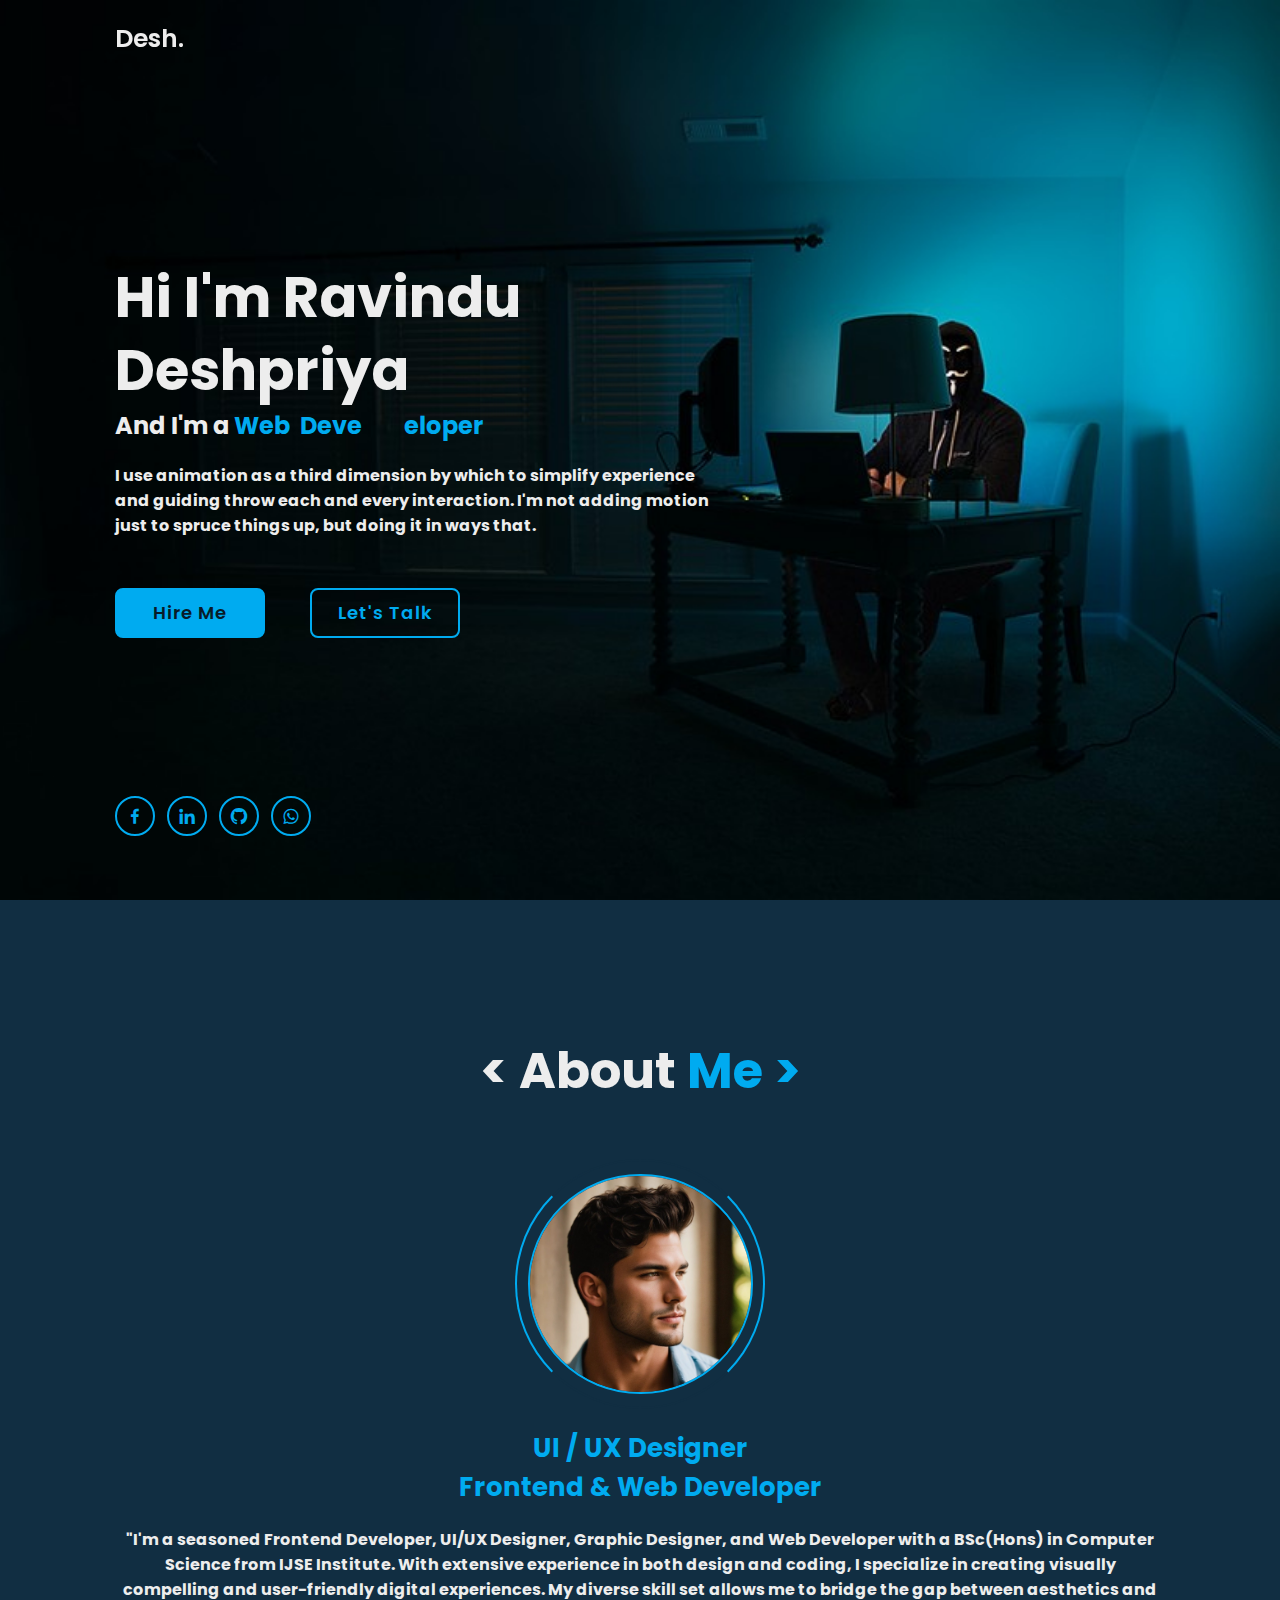
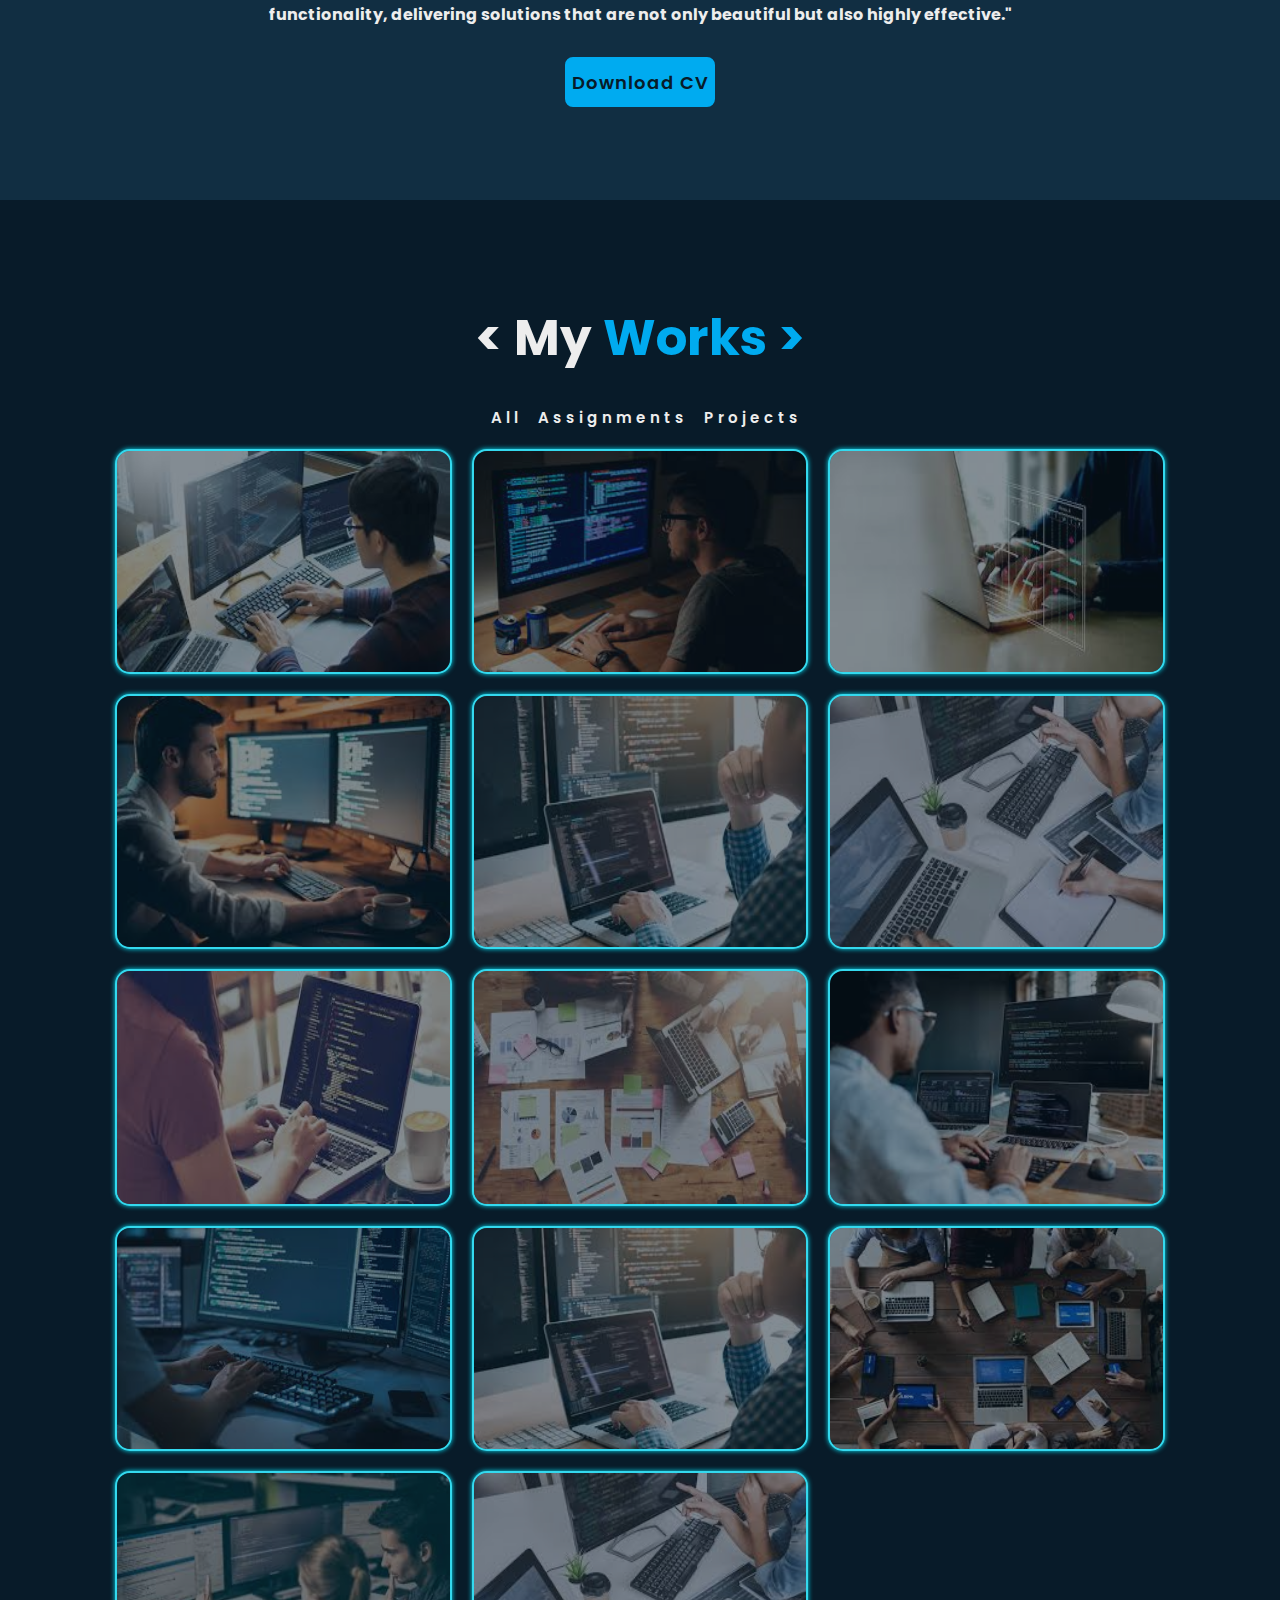
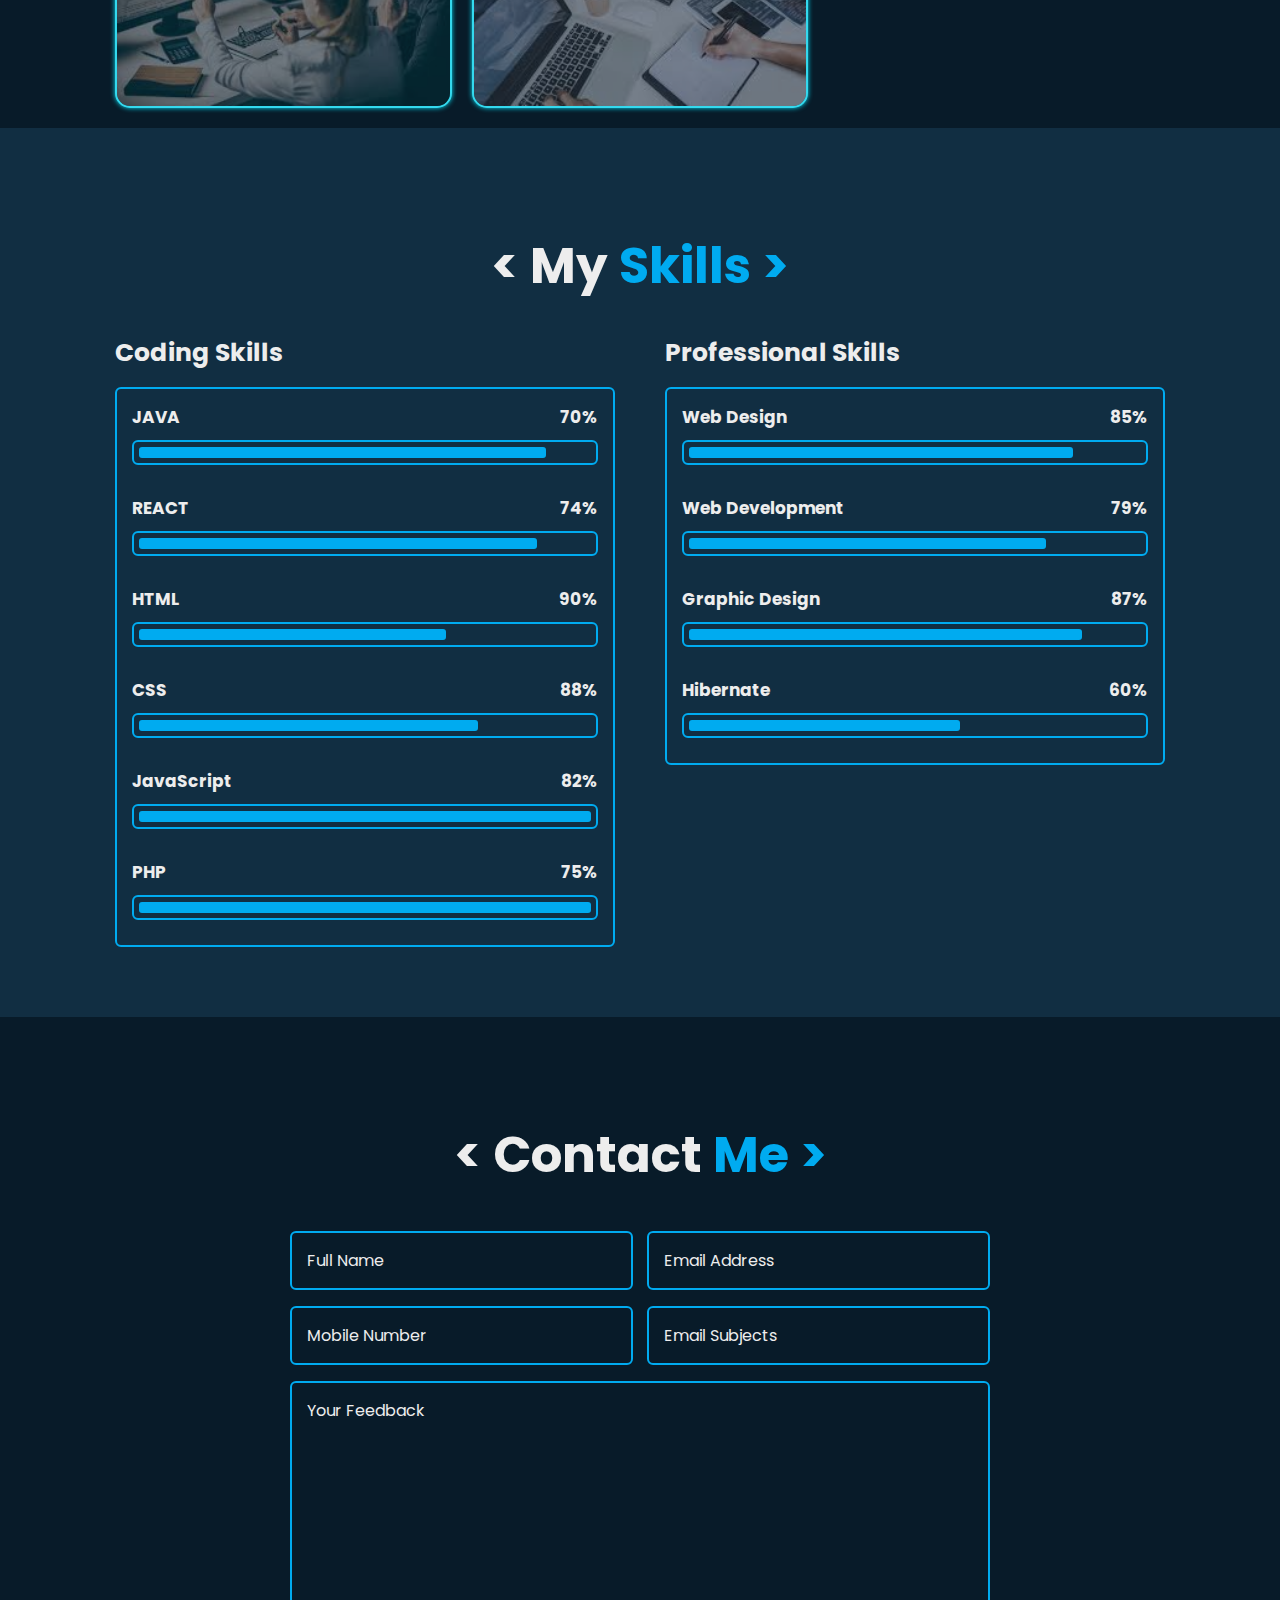
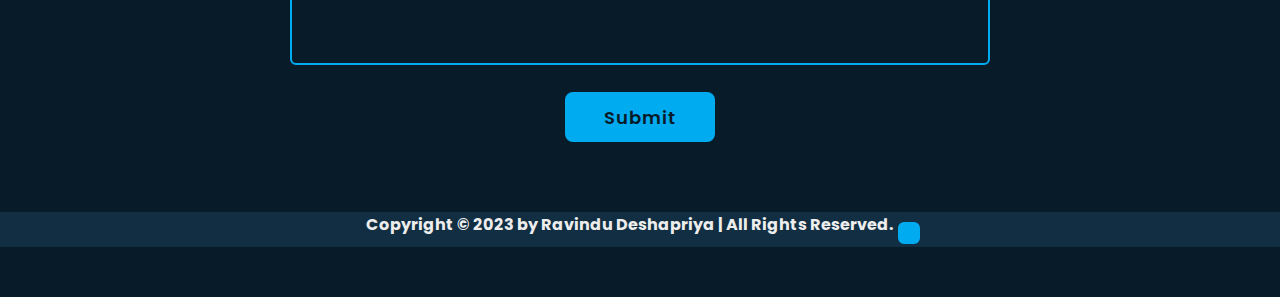
<file: index.html>
<!DOCTYPE html>
<html lang="en" xmlns="http://www.w3.org/1999/html">
<head>
    <meta charset="UTF-8">
    <meta name="view-port" content="width=device-width,initial-scale=1.0">
    <meta name="og:description" content="Hey there i'm Ravindu Deshapriya">
    <meta name="author" content="Ravindu Deshapriya">
    <meta name="description" content="Ravindu Deshapriya's website">

    <link rel="stylesheet" href="assets/fonts/css/all.min.css">

    <link href='https://unpkg.com/boxicons@2.1.4/css/boxicons.min.css' rel='stylesheet'>

    <link rel="stylesheet" href="assets/css/style.css">

    <title>My Portfolio</title>
</head>
<body>

<!-----------------------Heading Design------------------------------------->


<header class="header">
    <a href="#" class="logo">Desh.<span class=" " style="--i:1;"></span></a>

    <div class="bx bx-menu" id="menu-icon"></div>

    <nav class="navbar">
        <a href="#home" class="active" style="--i:1;">Home</a>
        <a href="#about" style="--i:2;">About Me</a>
        <a href="#education" style="--i:6;">Education</a>
        <a href="#myWorks" style="--i:3;">My Works</a>
        <a href="#skills" style="--i:4;" >Skills</a>
        <a href="#contact" style="--i:5;">Contact Me</a>

<!--        <span class="active-nav" style="&#45;&#45;i:2;"></span>-->
    </nav>

</header>

<!-----------------------Home Section------------------------------------->

<section class="home show-animate" id="home">
    <div class="home-content">
        <h1>Hi I'm <span> Ravindu  Deshpriya</span><span class="active-nav" style="--i:3;"></span></h1>
        <div class="text-animate">
            <h3>And I'm a</h3>
            <h3>
                <span class="word">Frontend&nbsp;&nbsp;Developer</span>
                <span class="word">Web&nbsp;&nbsp;Developer</span>
                <span class="word">UI&nbsp;/&nbsp;UX&nbsp;&nbsp;Designer</span>
                <span class="word">Graphic&nbsp;&nbsp;Designer</span>
            </h3>

        </div>
        <p>I use animation as a third dimension by which to simplify experience and guiding throw each and
            every interaction. I'm not adding motion just to spruce things up, but doing it in ways that.
        </p>
        <div class="btn-box">
            <a href="https://mail.google.com/mail/u/0/?tab=rm&ogbl#inbox" class="btn" id="hire">Hire Me</a>
            <a href="https://web.whatsapp.com/" class="btn" id="talk">Let's Talk</a>
        </div>
    </div>

    <div class="home-sci">
        <a href="https://www.facebook.com/profile.php?id=100041458386863" id="facebook"><i class='bx bxl-facebook' ></i></a>
        <!--<a href="#" id="twitter"><i class="fa-brands fa-twitter"></i></a>-->
        <a href="https://www.linkedin.com/in/ravindu-deshapriya/" id="linkedin"><i class='bx bxl-linkedin' ></i></a>
        <a href="https://github.com/Deshan001" id="github"><i class='bx bxl-github' ></i></a>
        <a href="https://web.whatsapp.com/" id="whatsapp"><i class='bx bxl-whatsapp' ></i></a>
    </div>

    <div class="home-imgHover"></div>
</section>

<!-----------------------About Section------------------------------------->


<section class="about" id="about">
    <h2 class="heading">< About<span> Me ></span></h2>

    <div class="about-img">
        <img src="assets/images/my.jpg" alt="">
        <span class="circle-spin"></span>
    </div>

    <div class="about-content">
        <h3>UI / UX Designer</h3>
        <h3>Frontend & Web Developer</h3>
        <p>"I'm a seasoned Frontend Developer, UI/UX Designer, Graphic Designer, and Web Developer with a BSc(Hons) in Computer
            Science from IJSE Institute. With extensive experience in both design and coding, I specialize in creating visually
            compelling and user-friendly digital experiences. My diverse skill set allows me to bridge the gap between aesthetics
            and functionality, delivering solutions that are not only beautiful but also highly effective."</p>

        <div class="btn-box btns">
            <a href="https://drive.google.com/file/d/1ry5dzkFiEXQPj-z_Jinb-dKUvLuKV17B/view?usp=drive_link" class="btn" id="read">Download CV</a>
        </div>
    </div>
</section>

<!--------------------------My Works Section--------------------------------------------------->

<section class="myWorks" id="myWorks">
    <h2 class="heading">< My <span> Works ></span></h2>

    <div class="container">
        <div class="filter-buttons">
            <button class="btn"  data-filter="all">All</button>
            <button class="btn"  data-filter=".assignment">Assignments</button>
            <button class="btn"  data-filter=".project">Projects</button>
        </div>

        <div class="works-gallery">
            <div class="work-box mix assignment" id="i01">
                <div class="work-image">
                    <img src="assets/images/ass1.jpeg" height="200px" width="300px" >
                </div>
                <div class="work-content">
                    <h3>Assignment 01</h3>
                    <p>SiteMap  , WireFrame & MockUp of  my portfolio</p>
                    <a href="https://docs.google.com/document/d/1ix1JcfrTYmNnJacC0TTZEhd71ktCMUULVrV-Wl3p_xE/edit"><i class="fa-solid fa-arrow-up-right-from-square"></i></a>
                </div>

            </div>


            <div class="work-box mix assignment" id="i02">
                <div class="work-image">
                    <img src="assets/images/assi2.jpeg" height="200px" width="300px" >
                </div>
                <div class="work-content">
                    <h3> Assignment 02 </h3>
                    <p>Creating website using only html.</p>
                    <a href="https://github.com/Deshan001/webPage-Assignment02"><i class="fa-solid fa-arrow-up-right-from-square"></i></a>
                </div>

            </div>


            <div class="work-box mix assignment" id="i03">
                <div class="work-image">
                    <img src="assets/images/assi3.jpeg" height="200px" width="300px" >
                </div>
                <div class="work-content">
                    <h3> Assignment 03 </h3>
                    <p>Using Css positions to implement the various designs.</p>
                    <a href="https://github.com/Deshan001/Assignment3"><i class="fa-solid fa-arrow-up-right-from-square"></i></a>
                    <a href="assets/assignments/Assignment3/No-01.html"><p>View</p></a>
                </div>

            </div>

            <div class="work-box mix assignment" id="i04">
                <div class="work-image">
                    <img src="assets/images/assi4.jpeg" height="200px" width="300px">
                </div>
                <div class="work-content">
                    <h3> Assignment 04 </h3>
                    <p>Use transitions & keyFrames to implement Animations</p>
                    <a href="https://github.com/Deshan001/Assignment4"><i class="fa-solid fa-arrow-up-right-from-square"></i></a>
                    <a href="assets/assignments/Assignment4-Ravindu/Assignment4-Ravindu/case01.html"><p>View</p></a>
                </div>

            </div>



            <div class="work-box mix assignment" id="i05">
                <div class="work-image">
                    <img src="assets/images/assi5.jpeg" height="200px" width="300px" >
                </div>
                <div class="work-content">
                    <h3> Assignment 05 </h3>
                    <p>Using Css knowledge (Exercise)</p>
                    <a href="https://github.com/Deshan001/Assignment_05_desh"><i class="fa-solid fa-arrow-up-right-from-square"></i></a>
                    <a href="assets/assignments/Assignment_05_desh/index.html"><p>View</p></a>
                </div>

            </div>



            <div class="work-box mix assignment" id="06">
                <div class="work-image">
                    <img src="assets/images/assi6.jpeg" height="200px" width="300px" >
                </div>
                <div class="work-content">
                    <h3> Assignment 06 </h3>
                    <p>A simple POS system UIs, using CSS Frameworks</p>
                    <a href="https://github.com/Deshan001/Assignment_06_pos-system"><i class="fa-solid fa-arrow-up-right-from-square"></i></a>
                    <a href="assets/assignments/Assignment_06_pos-system/customers.html"><p>View</p></a>
                </div>
            </div>



            <div class="work-box mix assignment" id="i07">
                <div class="work-image">
                    <img src="assets/images/assi7.jpeg" height="200px" width="300px" >
                </div>
                <div class="work-content">
                    <h3> Assignment 07 </h3>
                    <p>Single Page Application (SPA) (POS System)</p>
                    <a><i class="fa-solid fa-arrow-up-right-from-square"></i></a>
                    <a href="assets/assignments/Single_page_application/index.html"><p>View</p></a>
                </div>
            </div>



            <div class="work-box mix assignment" id="i08">
                <div class="work-image">
                    <img src="assets/images/assi8.jpeg" height="200px" width="300px" >
                </div>
                <div class="work-content">
                    <h3> Assignment 08</h3>
                    <p> Css design with sliding</p>
                    <a><i class="fa-solid fa-arrow-up-right-from-square"></i></a>
                    <a href="assets/assignments/Assignment08/Project_01/index.html"><p>View</p></a>
                </div>
            </div>



            <div class="work-box mix assignment" id="i09">
                <div class="work-image">
                    <img src="assets/images/assi9.jpeg" height="200px" width="300px" >
                </div>
                <div class="work-content">
                    <h3> Assignment 09 </h3>
                    <p>A graphical view of the famous TV Series Knight Rider’s theme light system using HTML, CSS and JS</p>
                    <a href="https://github.com/Deshan001/Assignment09-"><i class="fa-solid fa-arrow-up-right-from-square"></i></a>
                    <a href="assets/assignments/Assignment09-/index.html"><p>View</p></a>
                </div>
            </div>



            <div class="work-box mix assignment" id="i10" >
                <div class="work-image">
                    <img src="assets/images/assi10.jpeg" height="200px" width="300px" >
                </div>
                <div class="work-content">
                    <h3> Assignment 10</h3>
                    <p>A simple calculator using HTML , CSS AND JS</p>
                    <a href="https://github.com/Deshan001/Calculator-Assignment10"><i class="fa-solid fa-arrow-up-right-from-square"></i></a>
                    <a href="assets/assignments/Calculator/index.html"><p>View</p></a>
                </div>
            </div>

            <div class="work-box mix assignment" id="i11">
                <div class="work-image">
                    <img src="assets/images/assi5.jpeg" height="200px" width="300px" >
                </div>
                <div class="work-content">
                    <h3> Assignment 11 </h3>
                    <p>UCreate a POS system by MVC architecture</p>
                    <a href="https://github.com/Deshan001/pos-js-basics-main"><i class="fa-solid fa-arrow-up-right-from-square"></i></a>
                    <a href="assets/assignments/pos-js-basics-main%20(1)/pos-js-basics-main/customer.html"><p>View</p></a>
                </div>

            </div>



            <div class="work-box mix project">
                <div class="work-image">
                    <img src="assets/images/pro1.jpeg" height="200px" width="300px" >
                </div>
                <div class="work-content">
                    <h3> Project 01 </h3>
                    <p>Build a Library Management System</p>
                    <a href="https://drive.google.com/file/d/1NWJXuHXWAu_wYJ0KQA2N1FHzvWTa-Ddl/view?usp=drive_link"><i class="fa-solid fa-arrow-up-right-from-square"></i></a>
                </div>
            </div>


            <div class="work-box mix project">
                <div class="work-image">
                    <img src="assets/images/pro2.jpeg" height="200px" width="300px" >
                </div>
                <div class="work-content">
                    <h3>Project 02</h3>
                    <p>Build a Hostel Management System</p>
                    <a href="https://github.com/Deshan001/Hostel_Managenet_System"><i class="fa-solid fa-arrow-up-right-from-square"></i></a>
                </div>
            </div>


            <div class="work-box mix project">
                <div class="work-image">
                    <img src="assets/images/pro3.jpeg" height="200px" width="300px" >
                </div>
                <div class="work-content">
                    <h3> Project 03 </h3>
                    <p>connect-four-game-main</p>
                    <a href="https://github.com/Deshan001/connect-four-game-main"><i class="fa-solid fa-arrow-up-right-from-square"></i></a>
                </div>
            </div>


        </div>


    </div>

</section>


<!-----------------------Skills Section------------------------------------->

<section class="skills" id="skills">
    <h2 class="heading">< My <span>Skills ></span></h2>

    <div class="skills-row">
        <div class="skills-column">
            <h3 class="title">Coding Skills</h3>

            <div class="skills-box">
                <div class="skills-content">
                    <div class="progress">
                        <h3>JAVA <span>70%</span></h3>
                        <div class="bar"><span></span></div>
                    </div>

                    <div class="progress">
                        <h3>REACT <span>74%</span></h3>
                        <div class="bar"><span></span></div>
                    </div>

                    <div class="progress">
                        <h3>HTML <span>90%</span></h3>
                        <div class="bar"><span></span></div>
                    </div>

                    <div class="progress">
                        <h3>CSS <span>88%</span></h3>
                        <div class="bar"><span></span></div>
                    </div>

                    <div class="progress">
                        <h3>JavaScript <span>82%</span></h3>
                        <div class="bar"><span></span></div>
                    </div>

                    <div class="progress">
                        <h3>PHP <span>75%</span></h3>
                        <div class="bar"><span></span></div>
                    </div>
                </div>
            </div>
        </div>

        <div class="skills-column">
            <h3 class="title">Professional Skills</h3>

            <div class="skills-box">
                <div class="skills-content">
                    <div class="progress">
                        <h3>Web Design <span> 85%</span></h3>
                        <div class="bar"><span></span></div>
                    </div>

                    <div class="progress">
                        <h3>Web Development <span> 79%</span></h3>
                        <div class="bar"><span></span></div>
                    </div>

                    <div class="progress">
                        <h3>Graphic Design <span> 87%</span></h3>
                        <div class="bar"><span></span></div>
                    </div>

                    <div class="progress">
                        <h3>Hibernate <span> 60%</span></h3>
                        <div class="bar"><span></span></div>
                    </div>
                </div>
            </div>
        </div>
    </div>
</section>

<!-----------------------Contact Section------------------------------------->

<section class="contact" id="contact">
    <h2 class="heading">< Contact <span>Me ></span></h2>

    <form action="#">
        <div class="input-box" >
            <div class="input-field" id="no">
                <input type="text" placeholder="Full Name" required>
                <span class="focus"></span>
            </div>
            <div class="input-field" id="no1">
                <input type="text" placeholder="Email Address" required>
                <span class="focus"></span>
            </div>
        </div>

        <div class="input-box">
            <div class="input-field" id="no2">
                <input type="number" placeholder="Mobile Number" required>
                <span class="focus"></span>
            </div>
            <div class="input-field" id="no3">
                <input type="text" placeholder="Email Subjects" required>
                <span class="focus"></span>
            </div>
        </div>

        <div class="textarea-field" id="no4">
            <textarea name="" id="" cols="30" rows="10" placeholder="Your Feedback" required></textarea>
            <span class="focus"></span>
        </div>

        <div class="btn-box btns">
            <button type="submit" class="btn">Submit</button>
        </div>
    </form>
</section>

<!-----------------------Footer Design------------------------------------->
<footer class="footer">
    <div class="footer-text">
        <p>Copyright &copy; 2023 by Ravindu Deshapriya | All Rights Reserved.</p>
    </div>

    <div class="footer-iconTop">
        <a href="#"><i class="fa-solid fa-up-to-line"></i></a>
    </div>

</footer>

<script src="assets/js/mixitup.min.js"></script>
<script src="assets/js/script.js"></script>

</body>
</html>
</file>
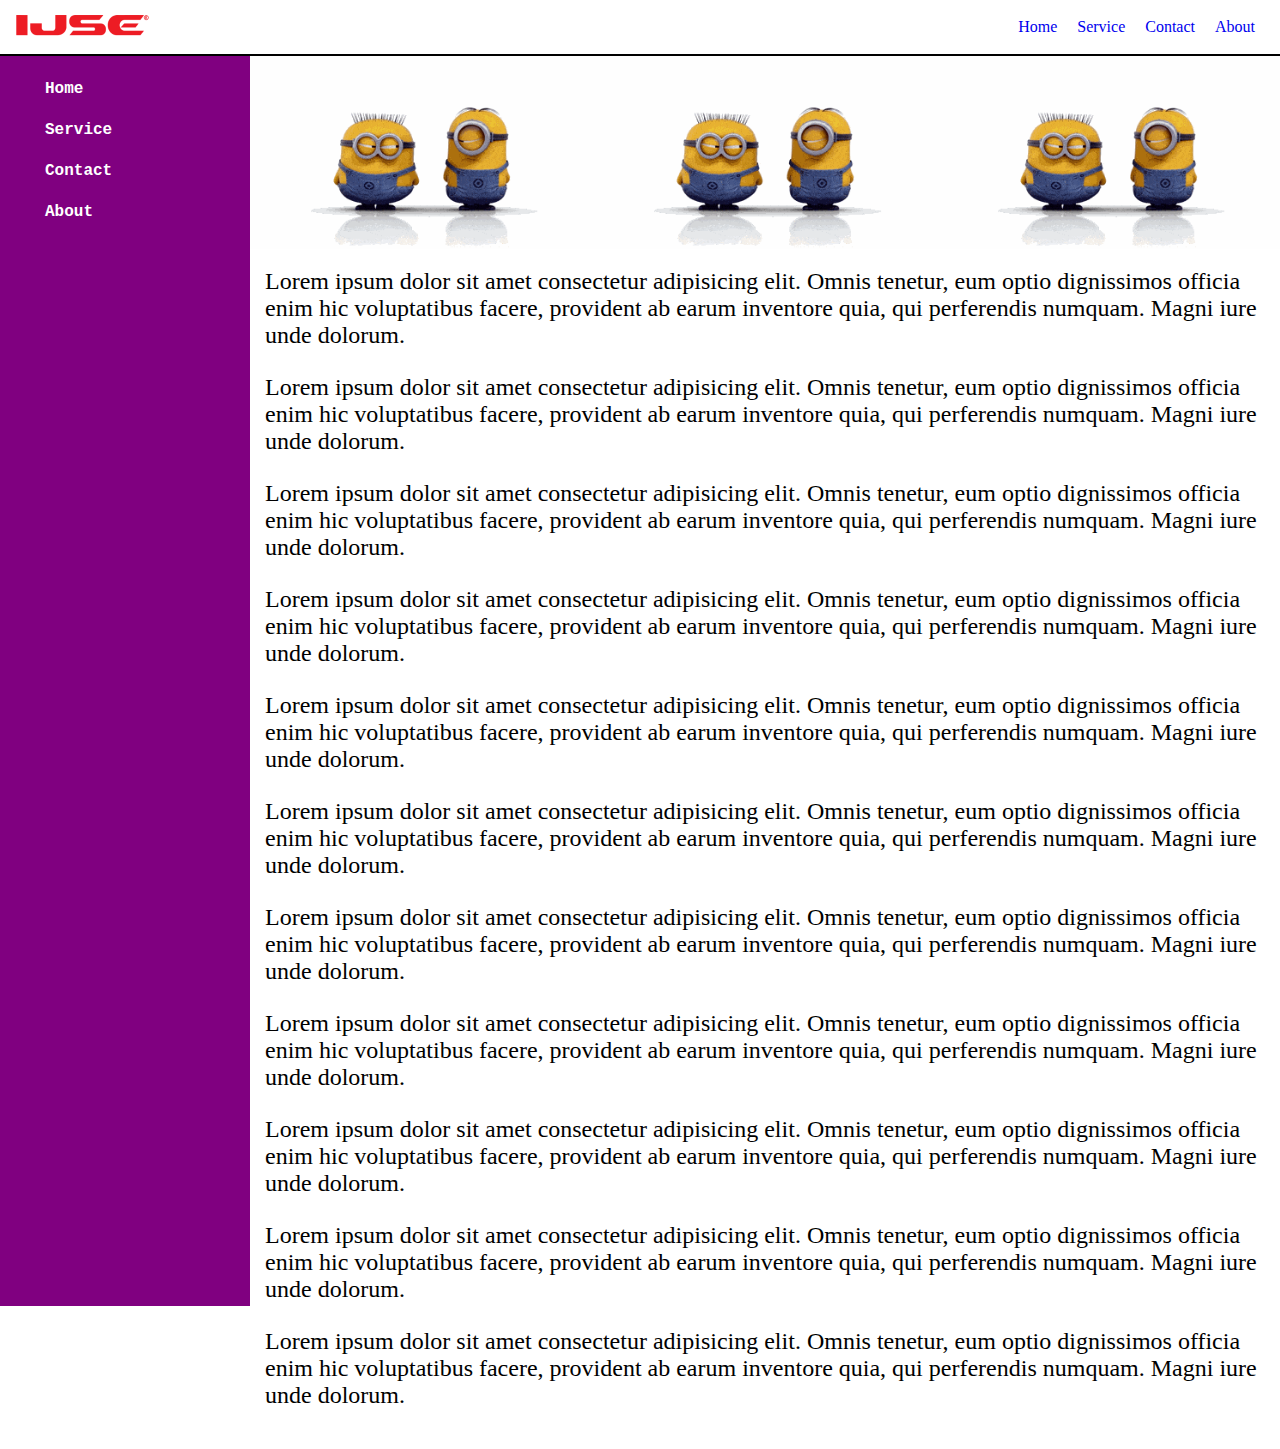
<file: assets/assignments/Assignment_05_desh/index.html>
<!DOCTYPE html>
<html lang="en">

<head>
    <meta charset="UTF-8">
    <meta http-equiv="X-UA-Compatible" content="IE=edge">
    <meta name="viewport" content="width=device-width, initial-scale=1.0">
    <title>Assignment 05</title>

    <style>
        nav {
            width: 100%;
            height: auto;
            border-bottom: 2px solid black;
            display: flex;
            align-items: center;
            justify-content: space-between;

        }

        .logo {
            margin-left: 15px;
        }

        .nav-text {
            display: flex;
            margin-right: 25px;
        }

        .nav-text>div>a {
            padding-left: 20px;
            text-decoration: none;
        }

        * {
            margin: 0;
            padding: 0;
        }

        section {
            width: 100%;
            position: relative;
        }

        .side-bar {
            width: 250px;
            height: 1250px;
            background-color: purple;
        }

        .main-content {
            width: calc(100% - 250px);
            height: auto;
            margin-left: 250px;

            position: absolute;
            top: 0;

        }

        .main-root {
            display: grid;
            grid-template-columns: 1fr 1fr 1fr;
            max-width: 100%;

        }

        .item>img {
            width: 100%;

        }

        .content-text {
            padding: 15px;
        }

        .content-text>p {
            font-size: 1.5rem;
            margin-bottom: 25px;
        }

        footer {
            width: 100%;
            height: 50px;
            background-color: gray;
            display: flex;
            align-items: center;
            justify-content: center;
        }

        .side-menu>li {

            padding-left: 45px;
            padding-top: 25px;
            line-height: 1;
            font-family: 'Courier New', Courier, monospace;
            font-weight: 600;
            color: white;
        }

        footer>div>p {
            color: white;
        }

        footer {
            position: relative;
            bottom: 0;
        }

        @media(max-width:1024px) {
            .side-bar {
                display: none;
            }

            .main-content {
                width: 100%;
                left: 0;
                top: 0;
                margin-left: 0px;

            }

            footer {
                position: absolute;
                bottom: 0;
                left: 0;
            }
        }

        @media(max-width:768px) {
            .content-text {
                padding: 20px;
            }
        }

        @media(max-width:432px) {
            .main-root {
                grid-template-columns: 1fr;
                margin-left: 30px;
            }

            nav {
                flex-direction: column;
                padding-bottom: 10px;
            }

            .item>img {
                width: 90%;

            }
        }

        @media(max-width:375px) {
            .content-text>p {
                font-size: 1.7rem;
                margin-bottom: 25px;
            }
        }
    </style>
</head>

<body>
<header>
    <nav>
        <div class="logo">
            <img src="assert/image/ijse@1x.png" alt="main-logo">
        </div>
        <div class="nav-text">
            <div><a href="#">Home</a></div>
            <div><a href="#">Service</a></div>
            <div><a href="#">Contact</a></div>
            <div><a href="#">About</a></div>
        </div>

    </nav>
</header>
<section>
    <div class="side-bar">
        <ul class="side-menu">
            <li>Home</li>
            <li>Service</li>
            <li>Contact</li>
            <li>About</li>
        </ul>
    </div>
    <div class="main-content">
        <div class="main-root">
            <div class="item"><img src="assert/gif/minions-gif-13.gif" alt=""></div>
            <div class="item"><img src="assert/gif/minions-gif-13.gif" alt=""></div>
            <div class="item"><img src="assert/gif/minions-gif-13.gif" alt=""></div>
        </div>
        <div class="content-text">
            <p>Lorem ipsum dolor sit amet consectetur adipisicing elit. Omnis tenetur, eum optio dignissimos officia
                enim hic voluptatibus facere, provident ab earum inventore quia, qui perferendis numquam. Magni iure
                unde dolorum.</p>
            <p>Lorem ipsum dolor sit amet consectetur adipisicing elit. Omnis tenetur, eum optio dignissimos officia
                enim hic voluptatibus facere, provident ab earum inventore quia, qui perferendis numquam. Magni iure
                unde dolorum.</p>
            <p>Lorem ipsum dolor sit amet consectetur adipisicing elit. Omnis tenetur, eum optio dignissimos officia
                enim hic voluptatibus facere, provident ab earum inventore quia, qui perferendis numquam. Magni iure
                unde dolorum.</p>
            <p>Lorem ipsum dolor sit amet consectetur adipisicing elit. Omnis tenetur, eum optio dignissimos officia
                enim hic voluptatibus facere, provident ab earum inventore quia, qui perferendis numquam. Magni iure
                unde dolorum.</p>
            <p>Lorem ipsum dolor sit amet consectetur adipisicing elit. Omnis tenetur, eum optio dignissimos officia
                enim hic voluptatibus facere, provident ab earum inventore quia, qui perferendis numquam. Magni iure
                unde dolorum.</p>
            <p>Lorem ipsum dolor sit amet consectetur adipisicing elit. Omnis tenetur, eum optio dignissimos officia
                enim hic voluptatibus facere, provident ab earum inventore quia, qui perferendis numquam. Magni iure
                unde dolorum.</p>
            <p>Lorem ipsum dolor sit amet consectetur adipisicing elit. Omnis tenetur, eum optio dignissimos officia
                enim hic voluptatibus facere, provident ab earum inventore quia, qui perferendis numquam. Magni iure
                unde dolorum.</p>
            <p>Lorem ipsum dolor sit amet consectetur adipisicing elit. Omnis tenetur, eum optio dignissimos officia
                enim hic voluptatibus facere, provident ab earum inventore quia, qui perferendis numquam. Magni iure
                unde dolorum.</p>
            <p>Lorem ipsum dolor sit amet consectetur adipisicing elit. Omnis tenetur, eum optio dignissimos officia
                enim hic voluptatibus facere, provident ab earum inventore quia, qui perferendis numquam. Magni iure
                unde dolorum.</p>
            <p>Lorem ipsum dolor sit amet consectetur adipisicing elit. Omnis tenetur, eum optio dignissimos officia
                enim hic voluptatibus facere, provident ab earum inventore quia, qui perferendis numquam. Magni iure
                unde dolorum.</p> <p>Lorem ipsum dolor sit amet consectetur adipisicing elit. Omnis tenetur, eum optio dignissimos officia
            enim hic voluptatibus facere, provident ab earum inventore quia, qui perferendis numquam. Magni iure
            unde dolorum.</p>


        </div>
    </div>
</section>

</body>

</html>
</file>
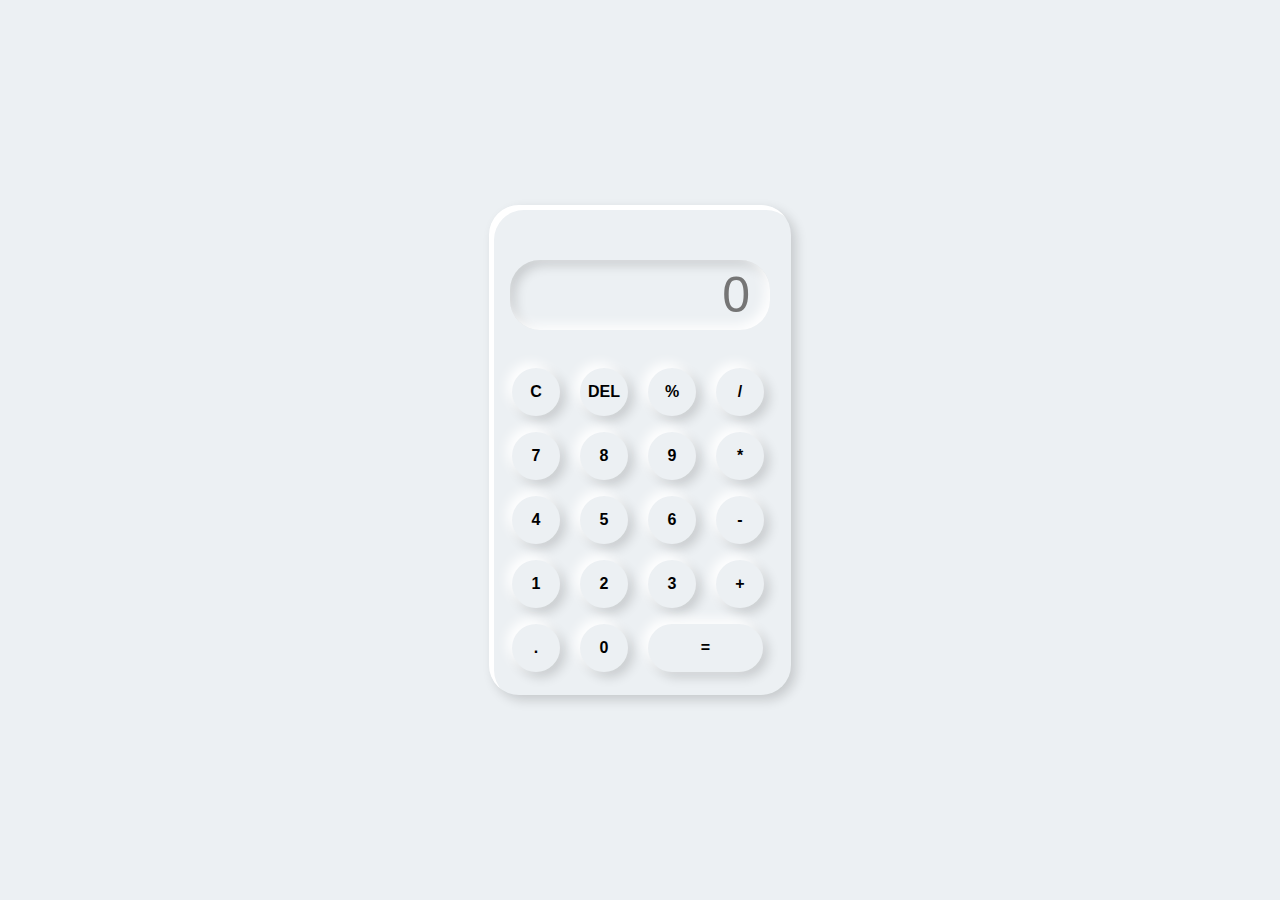
<file: assets/assignments/Calculator/index.html>
<!DOCTYPE html>
<html lang="en">
<head>
    <meta charset="UTF-8">
    <meta name="viewport" content="width=device-width, initial-scale=1.0">
    <link rel="stylesheet" href="css/style.css">
    <title>Calculator</title>
</head>
<body>

<div class="container">
    <div class="calculator">
        <input type="text" placeholder="0" id="output-screen">
        <button onclick="Clear()">C</button>
        <button onclick="del()">DEL</button>
        <button onclick="display('%')">%</button>
        <button onclick="display('/')">/</button>
        <button onclick="display('7')">7</button>
        <button onclick="display('8')">8</button>
        <button onclick="display('9')">9</button>
        <button onclick="display('*')">*</button>
        <button onclick="display('4')">4</button>
        <button onclick="display('5')">5</button>
        <button onclick="display('6')">6</button>
        <button onclick="display('-')">-</button>
        <button onclick="display('1')">1</button>
        <button onclick="display('2')">2</button>
        <button onclick="display('3')">3</button>
        <button onclick="display('+')">+</button>
        <button onclick="display('.')">.</button>
        <button onclick="display('0')">0</button>
        <button  class="equal" onclick="Result()">= </button>
    </div>
</div>

<script src="js/javaScript.js"></script>

</body>
</html>
</file>
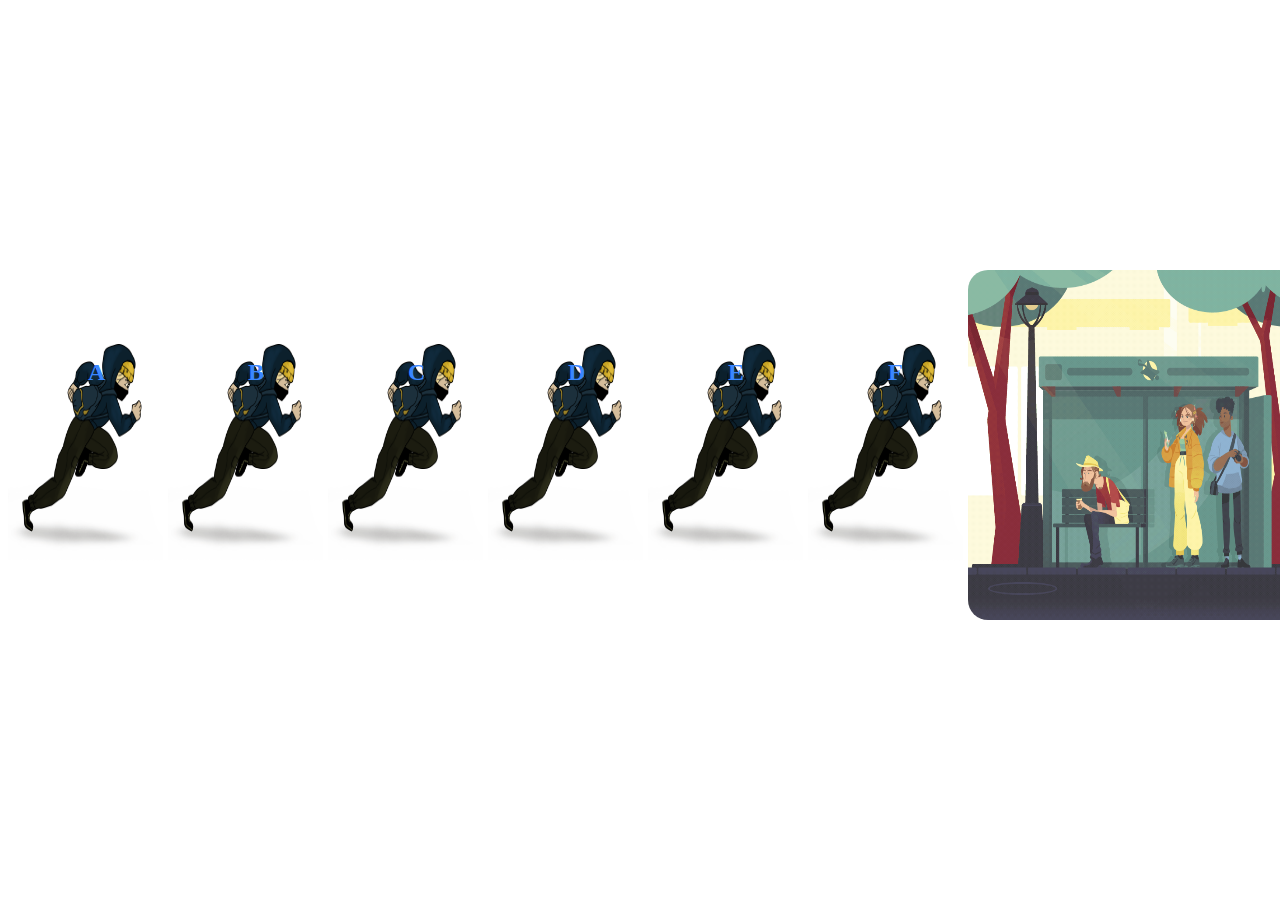
<file: assets/assignments/Assignment08/Project_01/index.html>
<!DOCTYPE html>
<html lang="en">
<head>
    <meta charset="UTF-8">
    <title>Que</title>
    <meta name="viewport" content="width=device-width initial-scale=1">

    <link rel="stylesheet" href="assets/css/styles.css">

</head>
<body>

<main>

    <section>
        <div>
            <img src="assets/img/runner.gif" alt="runner">
            <h4>F</h4>
        </div>
        <div>
            <img src="assets/img/runner.gif" alt="runner">
            <h4>E</h4>
        </div>
        <div>
            <img src="assets/img/runner.gif" alt="runner">
            <h4>D</h4>
        </div>
        <div>
            <img src="assets/img/runner.gif" alt="runner">
            <h4>C</h4>
        </div>
        <div>
            <img src="assets/img/runner.gif" alt="runner">
            <h4>B</h4>
        </div>
        <div>
            <img src="assets/img/runner.gif" alt="runner">
            <h4>A</h4>
        </div>
    </section>

    <section>
        <img src="assets/img/bus.gif" alt="bus">
    </section>

</main>

<script src="assets/js/jquery-3.6.1.min.js"></script>
<script src="assets/js/script.js"></script>

</body>
</html>
</file>
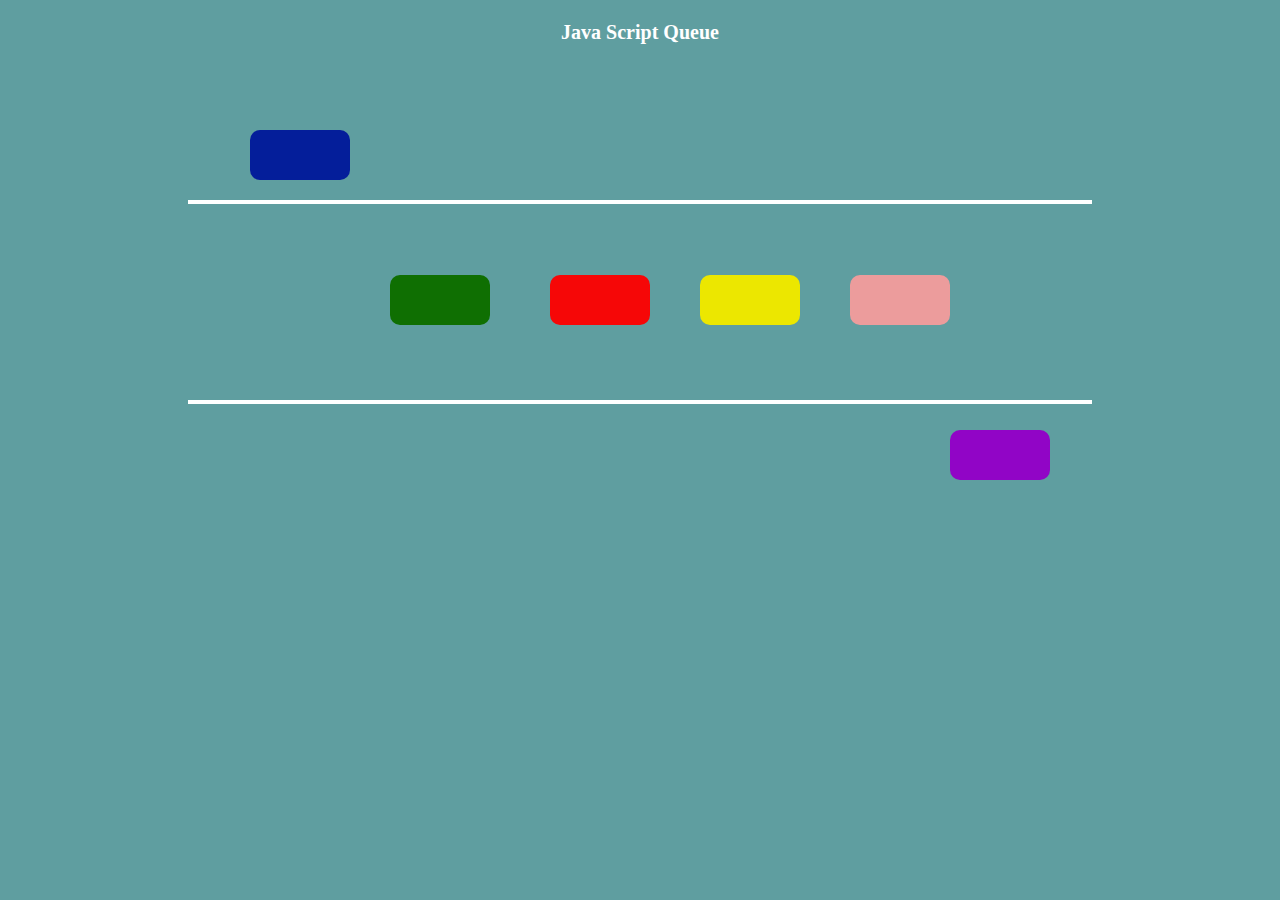
<file: assets/assignments/Assignment08/Project_02/index.html>
<!DOCTYPE html>
<html lang="en">
<head>
    <meta charset="UTF-8">
    <title>Que-Assignment</title>
</head>
<style>
    body{
        background-color: cadetblue;
        display: flex;
        align-items: center;
        justify-content: center;
    }
    body h1{
        position: relative;
        color: white;
        font-size: 20px;
    }
    #line1{
        width: 900px;
        height: 0px;
        top: 200px;
        position: absolute;
        border:2px solid white;
    }
    #line2{
        width: 900px;
        height: 0px;
        top: 400px;
        position: absolute;
        border:2px solid white;
    }
    #box1{
        position: absolute;
        background: #f60707;
        height: 50px;
        width: 100px;
        border-radius: 10px;
        top: 130px;
        left: 250px;
    }
    #box2{
        position: absolute;
        background: #0f6f02;
        height: 50px;
        width: 100px;
        border-radius: 10px;
        top: 275px;
        left: 390px;
    }
    #box3{
        position: absolute;
        background: #041e9a;
        height: 50px;
        width: 100px;
        border-radius: 10px;
        top: 275px;
        left: 550px;
    }
    #box4{
        position: absolute;
        background: #ece700;
        height: 50px;
        width: 100px;
        border-radius: 10px;
        top: 275px;
        left: 700px;
    }
    #box5{
        position: absolute;
        background: #ec9c9c;
        height: 50px;
        width: 100px;
        border-radius: 10px;
        top: 275px;
        left: 850px;
    }
    #box6{
        position: absolute;
        background: #9105c6;
        height: 50px;
        width: 100px;
        border-radius: 10px;
        top: 430px;
        left: 950px;
    }
</style>
<body>

<h1>Java Script Queue</h1>
<div id="line1"></div>
<div id="line2"></div>
<div id="box1"></div>
<div id="box2"></div>
<div id="box3"></div>
<div id="box4"></div>
<div id="box5"></div>
<div id="box6"></div>

<script src="assets/jQuery/jquery-3.6.0.min.js"></script>
<script>
    let queueColor=["#f60707","#0f6f02","#041e9a","#ece700","#ec9c9c","#9105c6"];
    let index=0;
    function color() {

        if(index==12){
            index=0;
        }
        $("#box1").css('background-color',queueColor[index]);
        $("#box2").css('background-color',queueColor[index-1]);
        $("#box3").css('background-color',queueColor[index-2]);
        $("#box4").css('background-color',queueColor[index-3]);
        $("#box5").css('background-color',queueColor[index-4]);
        $("#box6").css('background-color',queueColor[index-5]);
        index++;
    }
    setInterval(color,200);
</script>
</body>
</html>
</file>
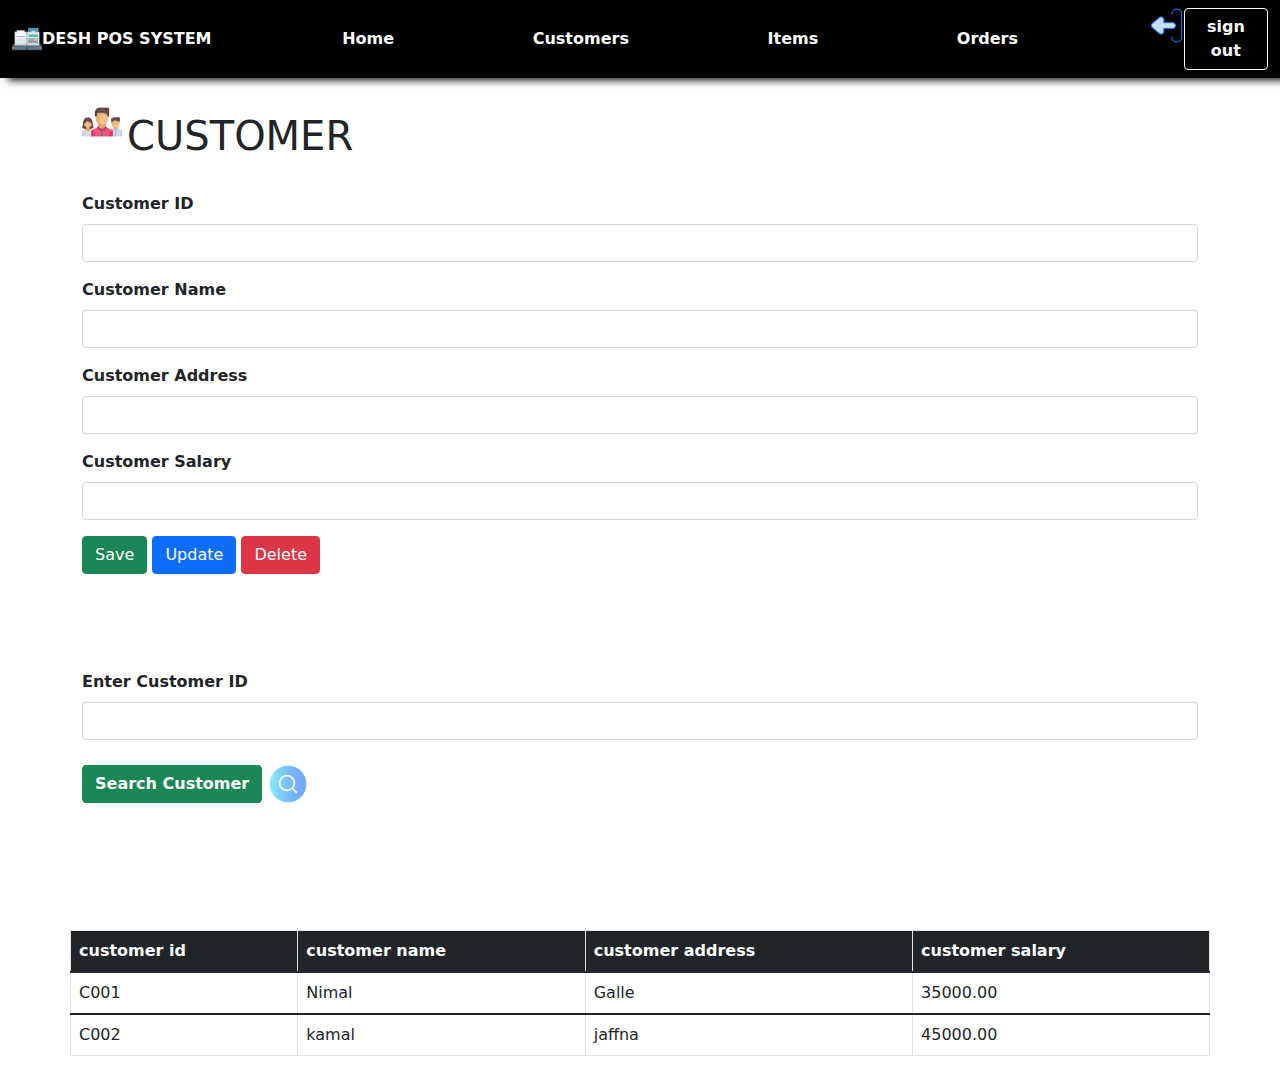
<file: assets/assignments/Assignment_06_pos-system/customers.html>
<!DOCTYPE html>
<html lang="en">
<head>
    <meta charset="UTF-8">
    <title>Customers</title>
    <meta name="viewport" content="width=device-width, initial-scale=1">
    <link rel="stylesheet" href="assets/stylesheet.css">
    <link rel="stylesheet" href="assets/bootstrap/css/bootstrap.min.css">
</head>
<body>
<section>
    <nav class="navbar navbar-expand-lg bg-black">
        <div class="container-fluid text-white fw-bold">
            <img src="assets/images/cash-machine.png" alt="Logo" width="30" height="24" class="d-inline-block align-text-top " >
            DESH POS SYSTEM
            <button class="navbar-toggler" type="button" data-bs-toggle="collapse" data-bs-target="#navbarSupportedContent" aria-controls="navbarSupportedContent" aria-expanded="false" aria-label="Toggle navigation">
                <span class="navbar-toggler-icon"></span>
            </button>
            <div class="collapse navbar-collapse" id="navbarSupportedContent">
                <ul class="navbar-nav me-auto mb-2 mb-lg-0">
                    <li class="nav-item">
                        <a class="nav-link active text-white" aria-current="page" href="home.html" >Home</a>
                    </li>
                    <li class="nav-item">
                        <a class="nav-link active text-white" aria-current="page" href="customers.html">Customers</a>
                    </li>
                    <li class="nav-item">
                        <a class="nav-link active text-white" aria-current="page" href="items.html">Items</a>
                    </li>
                    <li class="nav-item">
                        <a class="nav-link active text-white" aria-current="page" href="orders.html">Orders</a>
                    </li>
                </ul>
                <form class="d-flex" >
                    <img src="assets/images/sign-out.png" alt="logo" width="35" height="35">
                    <button class="btn btn-outline-light fw-bold" type="submit">sign out</button>
                </form>
            </div>
        </div>
    </nav>
</section>
<div class="container">
    <br>
    <img id="img1" src="assets/images/team.png" alt="icon" width="40" height="40">
    <h1 class="d-inline-block align-text-top">CUSTOMER</h1>
</div><br>


<div id="maincontainer" class="container bg-body-secondary">
    <div id="customermanage" class="row bg-success-subtle">
        <form >
            <div class="mb-3 fw-bold">
                <label for="customerId" class="form-label">Customer ID</label>
                <input type="text" class="form-control" id="customerId" aria-describedby="emailHelp">
            </div>

            <div class="mb-3 fw-bold">
                <label for="customername" class="form-label">Customer Name</label>
                <input type="text" class="form-control" id="customername" aria-describedby="emailHelp">
            </div>

            <div class="mb-3 fw-bold">
                <label for="customeradd" class="form-label">Customer Address</label>
                <input type="text" class="form-control" id="customeradd" aria-describedby="emailHelp">
            </div>

            <div class="mb-3 fw-bold">
                <label for="customersalary" class="form-label">Customer Salary</label>
                <input type="text" class="form-control" id="customersalary" aria-describedby="emailHelp">
            </div>
            <button1   type="submit" class="btn btn-success">Save</button1>
            <button1  type="submit" class="btn btn-primary">Update</button1>
            <button1   type="submit" class="btn btn-danger">Delete</button1>
        </form>

    </div>
    <div id="searchcustomer" class="row">
        <form class="container">
            <div class="mb-3 fw-bold">
                <br>
                <br>
                <br>
                <br>

                <label for="customerid" class="form-label">Enter Customer ID</label>
                <input type="text" class="form-control" aria-describedby="emailHelp"><br>
                <button type="submit" class="btn btn-success fw-bold">Search Customer</button>
                <img id="searchicon" src="assets/images/search.png" name="search icon" width="40" height="40">
                <br>
                <br>
                <br>
                <button id="customerdetails" type="submit" class="btn   text-white">Customer Details</button>
                <button id="viewcus" type="submit" class="btn   text-white">View All Customers</button>

            </div>
        </form>

    </div>

</div>

<br>
<table class=" container table table-bordered table-hover">
    <thead class="bg-dark text-white">
    <tr>
        <th>customer id</th>
        <th>customer name</th>
        <th>customer address</th>
        <th>customer salary</th>
    </tr>
    </thead>

    <tbody>
    <td>C001</td>
    <td>Nimal</td>
    <td>Galle</td>
    <td>35000.00</td>

    <tbody>
    <td>C002</td>
    <td>kamal</td>
    <td>jaffna</td>
    <td>45000.00</td>

    </tbody>
</table>
<script src="assets/bootstrap/js/bootstrap.min.js"></script>
</body>
</html>
</file>
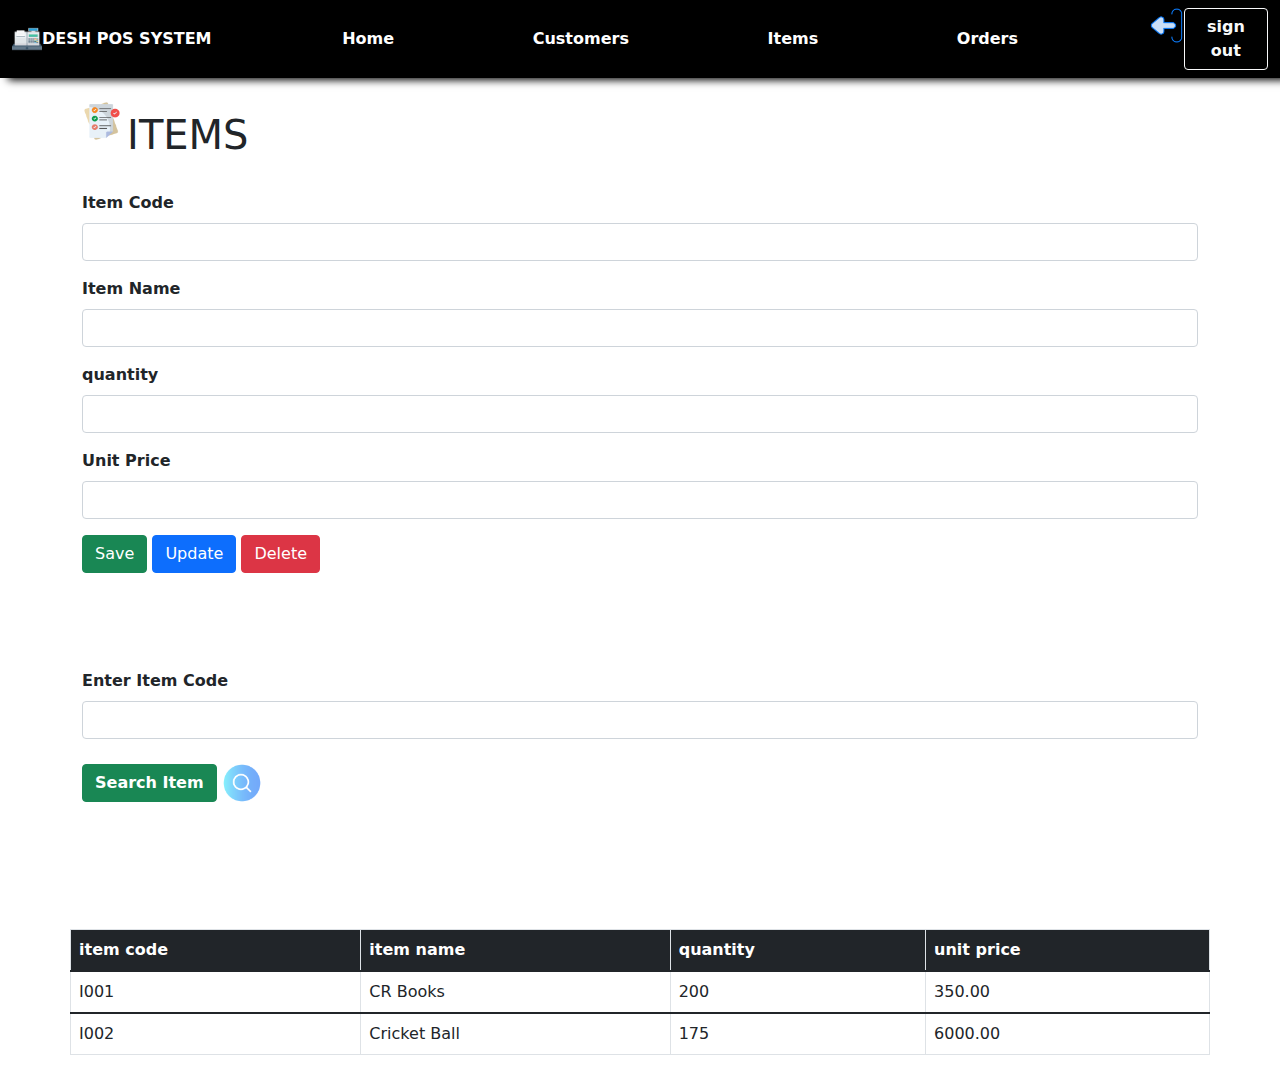
<file: assets/assignments/Assignment_06_pos-system/items.html>
<!DOCTYPE html>
<html lang="en">
<head>
    <meta charset="UTF-8">
    <title>Items</title>
    <meta name="viewport" content="width=device-width, initial-scale=1">
    <link rel="stylesheet" href="assets/stylesheet.css">
    <link rel="stylesheet" href="assets/bootstrap/css/bootstrap.min.css">
</head>
<body>
<section>
    <nav class="navbar navbar-expand-lg bg-black">
        <div class="container-fluid text-white fw-bold">
            <img src="assets/images/cash-machine.png" alt="Logo" width="30" height="24" class="d-inline-block align-text-top " >
            DESH POS SYSTEM
            <button class="navbar-toggler" type="button" data-bs-toggle="collapse" data-bs-target="#navbarSupportedContent" aria-controls="navbarSupportedContent" aria-expanded="false" aria-label="Toggle navigation">
                <span class="navbar-toggler-icon"></span>
            </button>
            <div class="collapse navbar-collapse" id="navbarSupportedContent">
                <ul class="navbar-nav me-auto mb-2 mb-lg-0">
                    <li class="nav-item">
                        <a class="nav-link active text-white" aria-current="page" href="home.html" >Home</a>
                    </li>
                    <li class="nav-item">
                        <a class="nav-link active text-white" aria-current="page" href="customers.html">Customers</a>
                    </li>
                    <li class="nav-item">
                        <a class="nav-link active text-white" aria-current="page" href="items.html">Items</a>
                    </li>
                    <li class="nav-item">
                        <a class="nav-link active text-white" aria-current="page" href="orders.html">Orders</a>
                    </li>
                </ul>
                <form class="d-flex" >
                    <img src="assets/images/sign-out.png" alt="logo" width="35" height="35">
                    <button class="btn btn-outline-light fw-bold" type="submit">sign out</button>
                </form>
            </div>
        </div>
    </nav>
</section>


<div class="container">
    <br>
    <img id="img1" src="assets/images/list-items.png" alt="icon" width="40" height="38">
    <h1 class="d-inline-block align-text-top">ITEMS</h1>
</div><br>


<div id="maincontainer" class="container bg-body-secondary">
    <div id="customermanage" class="row bg-success-subtle">
        <form >
            <div class="mb-3 fw-bold">
                <label for="itemId" class="form-label">Item Code</label>
                <input type="text" class="form-control" id="itemId" aria-describedby="emailHelp">
            </div>

            <div class="mb-3 fw-bold">
                <label for="itemname" class="form-label">Item Name</label>
                <input type="text" class="form-control" id="itemname" aria-describedby="emailHelp">
            </div>

            <div class="mb-3 fw-bold">
                <label for="quantity" class="form-label">quantity </label>
                <input type="text" class="form-control" id="quantity" aria-describedby="emailHelp">
            </div>

            <div class="mb-3 fw-bold">
                <label for="unitprice" class="form-label">Unit Price</label>
                <input type="text" class="form-control" id="unitprice" aria-describedby="emailHelp">
            </div>
            <button1   type="submit" class="btn btn-success">Save</button1>
            <button1  type="submit" class="btn btn-primary">Update</button1>
            <button1   type="submit" class="btn btn-danger">Delete</button1>
        </form>

    </div>
    <div id="searchcustomer" class="row">
        <form class="container">
            <div class="mb-3 fw-bold">
                <br>
                <br>
                <br>
                <br>

                <label for="itemId" class="form-label">Enter Item Code</label>
                <input type="text" class="form-control" aria-describedby="emailHelp"><br>
                <button type="submit" class="btn btn-success fw-bold">Search Item</button>
                <img id="searchicon" src="assets/images/search.png" name="search icon" width="40" height="40">
                <br>
                <br>
                <br>
                <button id="customerdetails" type="submit" class="btn   text-white">View Stock</button>
                <button id="viewcus" type="submit" class="btn   text-white">Details</button>

            </div>
        </form>

    </div>

</div>

<br>
<table class=" container table table-bordered table-hover">
    <thead class="bg-dark text-white">
    <tr>
        <th>item code</th>
        <th>item name</th>
        <th>quantity</th>
        <th>unit price</th>
    </tr>
    </thead>

    <tbody>
    <td>I001</td>
    <td>CR Books</td>
    <td>200</td>
    <td>350.00</td>

    <tbody>
    <td>I002</td>
    <td>Cricket Ball</td>
    <td>175</td>
    <td>6000.00</td>

    </tbody>
</table>
<script src="assets/bootstrap/js/bootstrap.min.js"></script>


</body>
</html>
</file>
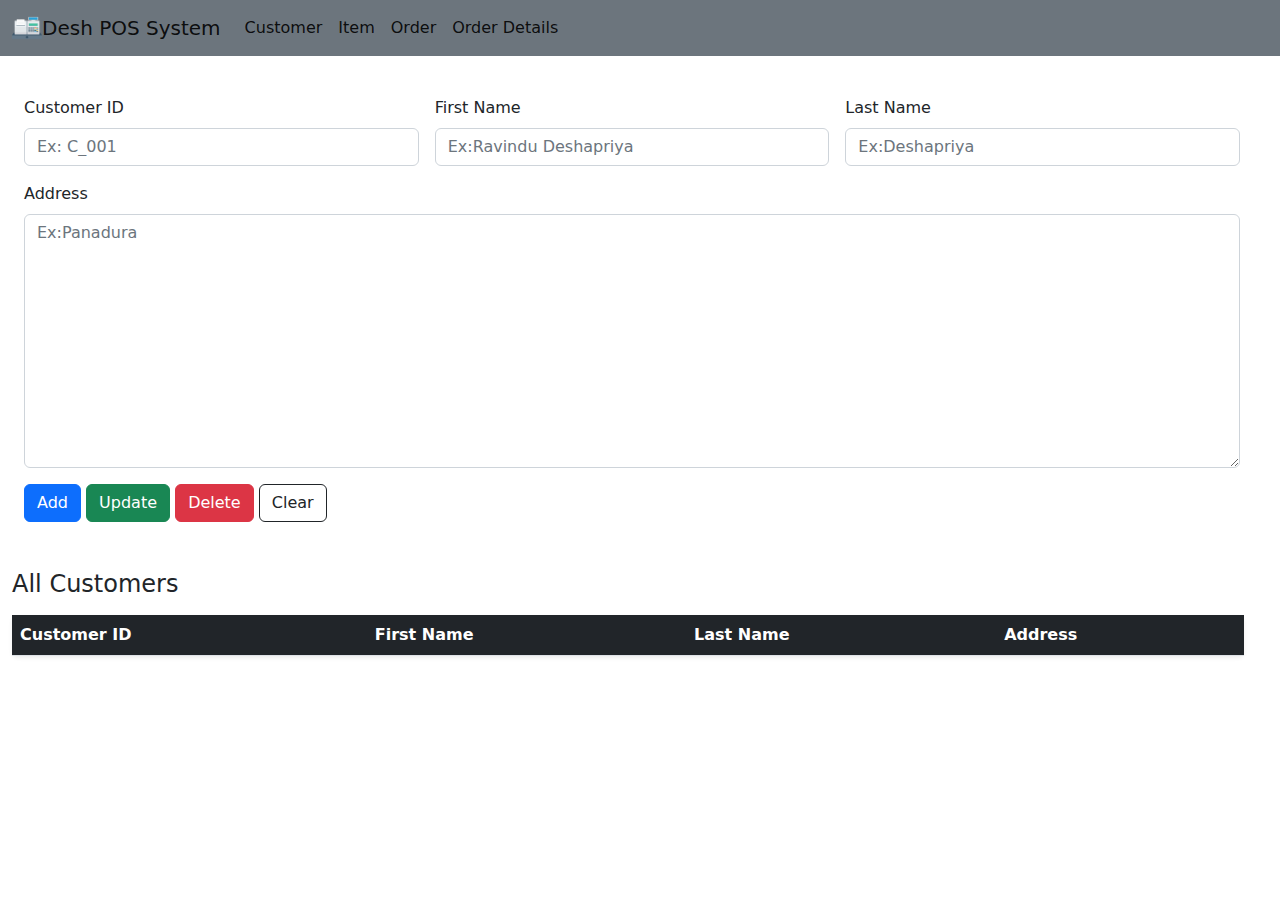
<file: assets/assignments/pos-js-basics-main (1)/pos-js-basics-main/customer.html>
<!DOCTYPE html>
<html lang="en">
<head>
    <meta charset="UTF-8"/>
    <meta http-equiv="X-UA-Compatible" content="IE=edge"/>
    <meta name="viewport" content="width=device-width, initial-scale=1.0"/>
    <link
            href="bootstrap-5.2.3-dist/css/bootstrap.min.css"
            rel="stylesheet"
    />
    <title>Customer Form</title>
</head>
<body>
<nav class="navbar navbar-expand-lg bg-secondary">
    <div class="container-fluid">
        <img src="assets/images/cash-machine.png" alt="Logo" width="30" height="24" class="d-inline-block align-text-top " >

        <a class="navbar-brand" href="#">Desh POS System</a>
        <button class="navbar-toggler" type="button" data-bs-toggle="collapse" data-bs-target="#navbarNav" aria-controls="navbarNav" aria-expanded="false" aria-label="Toggle navigation">
            <span class="navbar-toggler-icon"></span>
        </button>
        <div class="collapse navbar-collapse" id="navbarNav">
            <ul class="navbar-nav">
                <li class="nav-item">
                    <a class="nav-link active" aria-current="page" href="#">Customer</a>
                </li>
                <li class="nav-item">
                    <a class="nav-link active" aria-current="page" href="item.html">Item</a>
                </li>
                <li class="nav-item">
                    <a class="nav-link active" aria-current="page" href="order.html">Order</a>
                </li>
                <li class="nav-item">
                    <a class="nav-link active" aria-current="page" href="orderDetails.html">Order Details</a>
                </li>

            </ul>
        </div>
    </div>
</nav>
<div class="d-flex" id="wrapper">
    <div id="page-content-wrapper">
        <div class="container-fluid px-4">
            <div class="row g-3 my-2">
                <form class="row g-3">
                    <div class="col-md-4">
                        <label for="custID" class="form-label">Customer ID</label>
                        <input
                                placeholder="Ex: C_001"
                                type="text"
                                class="form-control"
                                id="custID"
                                name="custID"
                        />
                        <small id="duplicateError" class="text-danger"></small>
                    </div>
                    <div class="col-md-4">
                        <label for="fName" class="form-label">First Name</label>
                        <input
                                placeholder="Ex:Ravindu Deshapriya"
                                type="text"
                                class="form-control"
                                id="fName"
                                name="fName"
                        />
                        <small id="fNameError" class="text-danger"></small>
                    </div>
                    <div class="col-md-4">
                        <label for="lName" class="form-label">Last Name</label>
                        <input
                                placeholder="Ex:Deshapriya"
                                type="text"
                                class="form-control"
                                id="lName"
                                name="lName"
                        />
                        <small id="lNameError" class="text-danger"></small>
                    </div>
                    <div class="col-12">
                        <label for="address" class="form-label">Address</label>
                        <textarea
                                placeholder="Ex:Panadura"
                                name="address"
                                id="address"
                                cols="30"
                                rows="10"
                                class="form-control"
                        ></textarea>
                        <small id="addressError" class="text-danger"></small>
                    </div>
                    <div class="col-12">
                        <button type="button" class="btn btn-primary" id="addBtn">
                            Add
                        </button>
                        <button type="submit" class="btn btn-success" id="updateBtn">Update</button>
                        <button type="submit" class="btn btn-danger" id="deleteBtn">Delete</button>
                        <button type="submit" class="btn btn-outline-dark" id="clearBtn">Clear</button>
                    </div>
                </form>
            </div>
        </div>
        <div class="row my-5 container-fluid">
            <h3 class="fs-4 mb-3">All Customers</h3>
            <div class="col">
                <table class="table bg-white rounded shadow-sm table-hover">
                    <thead class="bg-dark text-white">
                    <tr>
                        <th scope="col">Customer ID</th>
                        <th scope="col">First Name</th>
                        <th scope="col">Last Name</th>
                        <th scope="col">Address</th>
                    </tr>
                    </thead>
                    <tbody id="table_body">
                    <tr>

                    </tr>
                    </tbody>
                </table>
            </div>
        </div>
    </div>
</div>
<!-- /#page-content-wrapper -->
<script src="bootstrap-5.2.3-dist/js/bootstrap.bundle.min.js"></script>
<script src="jquery-3.6.3.js"></script>
<script type="module" src="controller/customerController.js"></script>
<script type="module" src="DB/customerDb.js"></script>
</body>
</html>
</file>
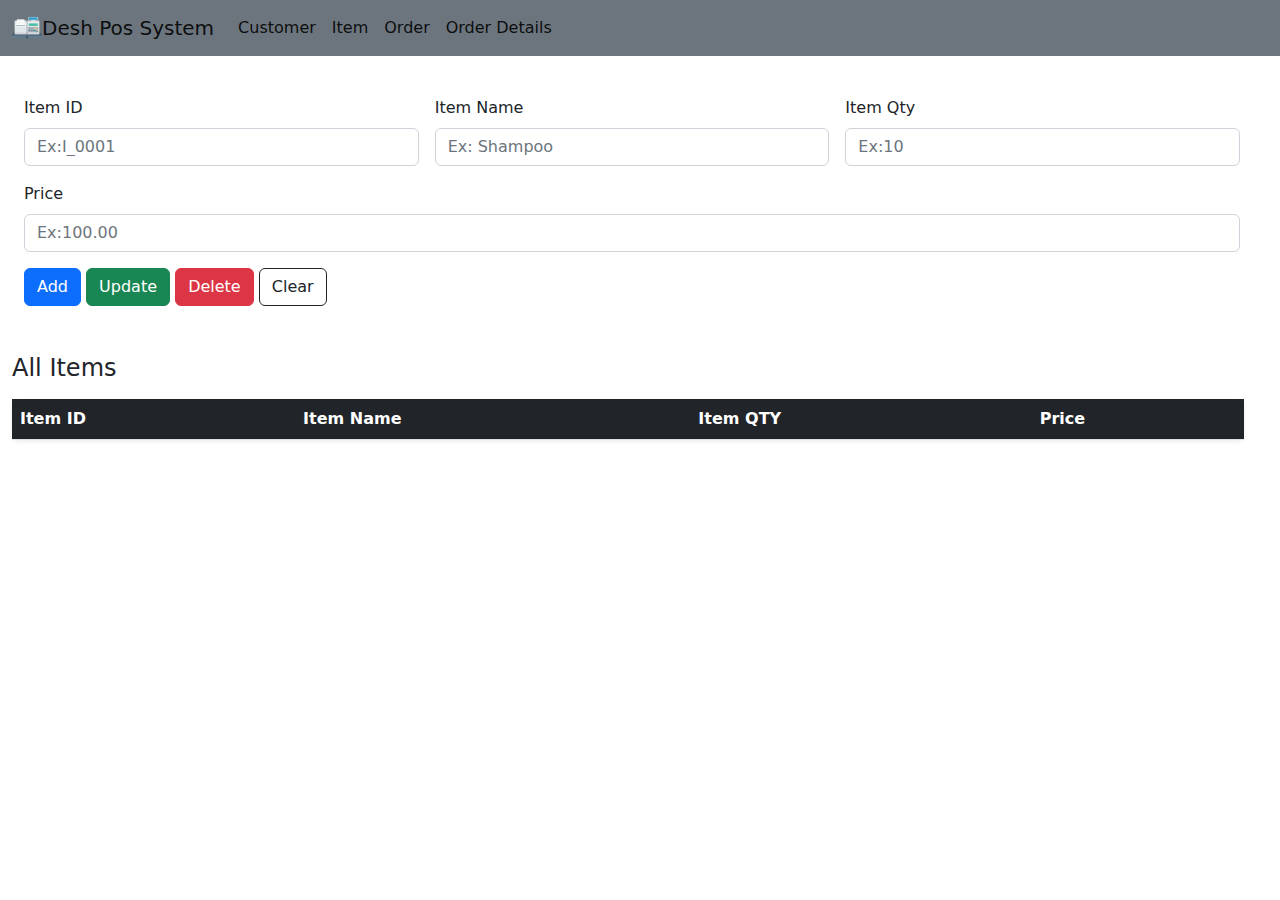
<file: assets/assignments/pos-js-basics-main (1)/pos-js-basics-main/item.html>
<!DOCTYPE html>
<html lang="en">
<head>
    <meta charset="UTF-8">
    <link
            href="bootstrap-5.2.3-dist/css/bootstrap.min.css"
            rel="stylesheet"
    />
    <title>Item Form</title>
</head>
<body>
<nav class="navbar navbar-expand-lg bg-secondary">
<div class="container-fluid">
    <img src="assets/images/cash-machine.png" alt="Logo" width="30" height="24" class="d-inline-block align-text-top " >

    <a class="navbar-brand" href="#">Desh Pos System</a>
    <button class="navbar-toggler" type="button" data-bs-toggle="collapse" data-bs-target="#navbarNav" aria-controls="navbarNav" aria-expanded="false" aria-label="Toggle navigation">
        <span class="navbar-toggler-icon"></span>
    </button>
    <div class="collapse navbar-collapse" id="navbarNav">
        <ul class="navbar-nav">
            <li class="nav-item">
                <a class="nav-link active" aria-current="page" href="customer.html">Customer</a>
            </li>
            <li class="nav-item">
                <a class="nav-link active" aria-current="page" href="item.html">Item</a>
            </li>
            <li class="nav-item">
                <a class="nav-link active" aria-current="page" href="order.html">Order</a>
            </li>
            <li class="nav-item">
                <a class="nav-link active" aria-current="page" href="orderDetails.html">Order Details </a>
            </li>

        </ul>
    </div>
</div>
</nav>
<div id="page-content-wrapper">
    <div class="container-fluid px-4">
        <div class="row g-3 my-2">
            <form class="row g-3">
                <div class="col-md-4">
                    <label for="itemID" class="form-label">Item ID</label>
                    <input
                            placeholder="Ex:I_0001"
                            type="text"
                            class="form-control"
                            id="itemID"
                            name="itemID"
                    />
                    <small id="duplicateError" class="text-danger"></small>
                </div>
                <div class="col-md-4">
                    <label for="name" class="form-label" >Item Name</label>
                    <input
                            placeholder="Ex: Shampoo"
                            type="text"
                            class="form-control"
                            id="name"
                            name="name"
                    />
                    <small id="nameError" class="text-danger"></small>
                </div>
                <div class="col-md-4">
                    <label for="qty" class="form-label">Item Qty</label>
                    <input
                            placeholder="Ex:10"
                            type="text"
                            class="form-control"
                            id="qty"
                            name="qty"
                    />
                    <small id="qtyError" class="text-danger"></small>
                </div>
                <div class="col-12">
                    <label for="price" class="form-label">Price</label>
                    <input
                            placeholder="Ex:100.00"
                            type="number"
                            class="form-control"
                            name="price"
                            id="price"

                    />
                    <small id="priceError" class="text-danger"></small>
                </div>
                <div class="col-12">
                    <button type="button" class="btn btn-primary" id="addBtn">
                        Add
                    </button>
                    <button type="submit" class="btn btn-success" id="updateBtn">Update</button>
                    <button type="submit" class="btn btn-danger" id="deleteBtn">Delete</button>
                    <button type="submit" class="btn btn-outline-dark" id="clearBtn">Clear</button>
                </div>
            </form>
        </div>
    </div>
    <div class="row my-5 container-fluid">
        <h3 class="fs-4 mb-3">All Items</h3>
        <div class="col">
            <table class="table bg-white rounded shadow-sm table-hover">
                <thead class="bg-dark text-white">
                <tr>
                    <th scope="col">Item ID</th>
                    <th scope="col">Item Name</th>
                    <th scope="col">Item QTY</th>
                    <th scope="col">Price</th>
                </tr>
                </thead>
                <tbody id="table_body">
                <tr>

                </tr>
                </tbody>
            </table>
        </div>
    </div>
</div>


<script src="bootstrap-5.2.3-dist/js/bootstrap.bundle.min.js"></script>
<script src="jquery-3.6.3.js"></script>
<script type="module" src="controller/itemController.js"></script>
<script type="module" src="DB/itemDb.js"></script>
</body>
</html>
</file>
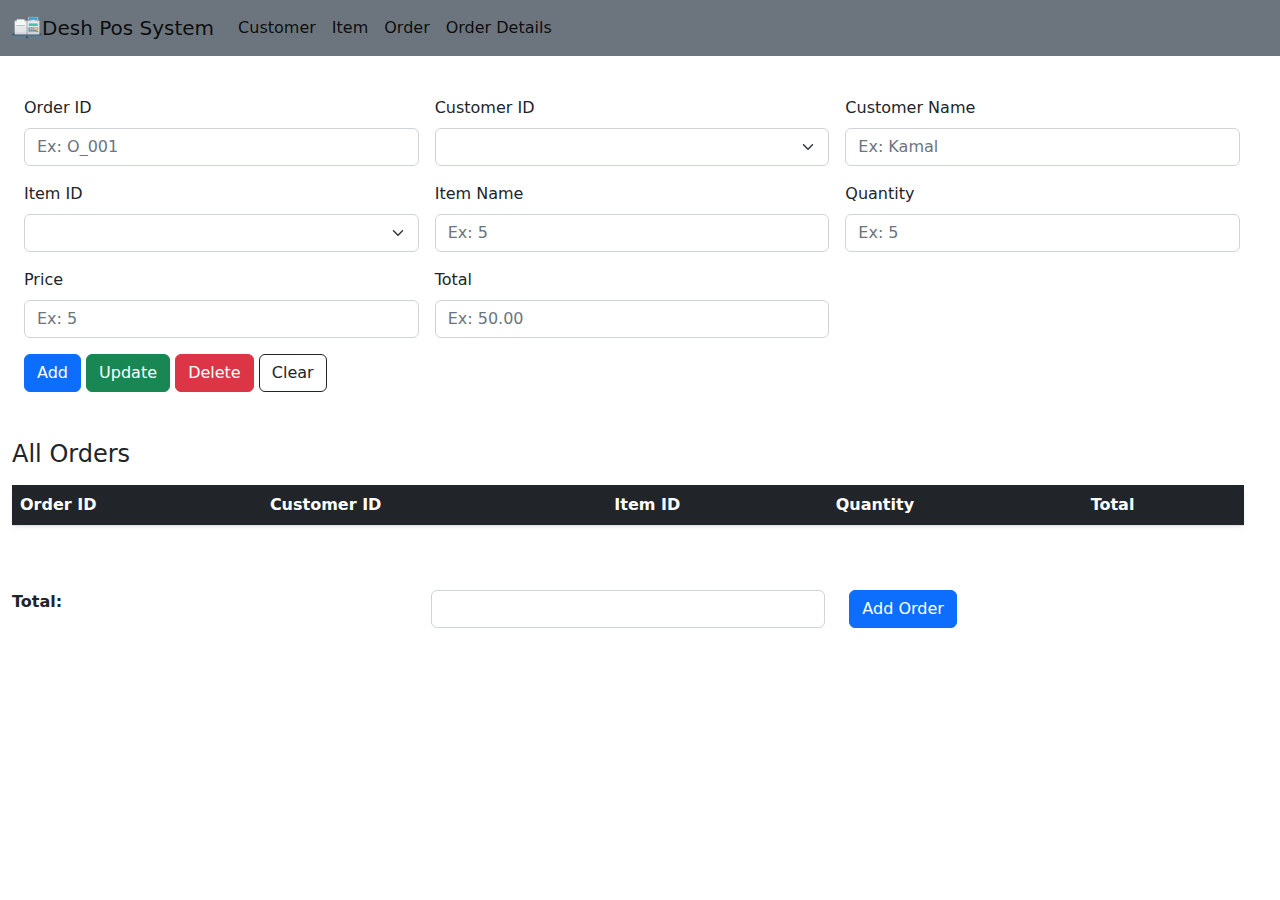
<file: assets/assignments/pos-js-basics-main (1)/pos-js-basics-main/order.html>
<!DOCTYPE html>
<html lang="en">
<head>
    <meta charset="UTF-8"/>
    <meta http-equiv="X-UA-Compatible" content="IE=edge"/>
    <meta name="viewport" content="width=device-width, initial-scale=1.0"/>
    <link href="bootstrap-5.2.3-dist/css/bootstrap.min.css" rel="stylesheet"/>
    <title>Order Form</title>
</head>
<body>
<nav class="navbar navbar-expand-lg bg-secondary">
    <div class="container-fluid">
        <img src="assets/images/cash-machine.png" alt="Logo" width="30" height="24" class="d-inline-block align-text-top " >

        <a class="navbar-brand" href="#">Desh Pos System</a>
        <button class="navbar-toggler" type="button" data-bs-toggle="collapse" data-bs-target="#navbarNav"
                aria-controls="navbarNav" aria-expanded="false" aria-label="Toggle navigation">
            <span class="navbar-toggler-icon"></span>
        </button>
        <div class="collapse navbar-collapse" id="navbarNav">
            <ul class="navbar-nav">
                <li class="nav-item">
                    <a class="nav-link active" aria-current="page" href="customer.html">Customer</a>
                </li>
                <li class="nav-item">
                    <a class="nav-link active" aria-current="page" href="item.html">Item</a>
                </li>
                <li class="nav-item">
                    <a class="nav-link active" aria-current="page" href="order.html">Order</a>
                </li>
                <li class="nav-item">
                    <a class="nav-link active" aria-current="page" href="orderDetails.html">Order Details</a>
                </li>
            </ul>
        </div>
    </div>
</nav>
<div class="d-flex" id="wrapper">
    <div id="page-content-wrapper">
        <div class="container-fluid px-4">
            <div class="row g-3 my-2">
                <form class="row g-3">
                    <div class="col-md-4">
                        <label for="orderID" class="form-label">Order ID</label>
                        <input
                                placeholder="Ex: O_001"
                                type="text"
                                class="form-control"
                                id="orderID"
                                name="orderID"
                        />
                    </div>
                    <div class="col-md-4">
                        <label for="customerID" class="form-label">Customer ID</label>
                        <select class="form-select" id="customerID" name="customerID">

                        </select>
                        <small id="error" class="text-danger"></small>
                    </div>
                    <div class="col-md-4">
                        <label for="custName" class="form-label">Customer Name</label>
                        <input
                                placeholder="Ex: Kamal"
                                type="text"
                                class="form-control"
                                id="custName"
                                name="custName"
                        />
                    </div>
                    <div class="col-md-4">
                        <label for="itemID" class="form-label">Item ID</label>
                        <select class="form-select" id="itemID" name="itemID">

                        </select>
                    </div>
                    <div class="col-md-4">
                        <label for="itemName" class="form-label">Item Name</label>
                        <input
                                placeholder="Ex: 5"
                                type="text"
                                class="form-control"
                                id="itemName"
                                name="itemName"
                        />
                    </div>
                    <div class="col-md-4">
                        <label for="quantity" class="form-label">Quantity</label>
                        <input
                                placeholder="Ex: 5"
                                type="number"
                                class="form-control"
                                id="quantity"
                                name="quantity"
                        />
                    </div>
                    <div class="col-md-4">
                        <label for="price" class="form-label">Price</label>
                        <input
                                placeholder="Ex: 5"
                                type="number"
                                class="form-control"
                                id="price"
                                name="price"
                        />
                    </div>
                    <div class="col-md-4">
                        <label for="total" class="form-label">Total</label>
                        <input
                                placeholder="Ex: 50.00"
                                type="number"
                                step="0.01"
                                class="form-control"
                                id="total"
                                name="total"
                                readonly
                        />
                    </div>
                    <div class="col-12">
                        <button type="button" class="btn btn-primary" id="addBtn">
                            Add
                        </button>
                        <button type="submit" class="btn btn-success" id="updateBtn">Update</button>
                        <button type="submit" class="btn btn-danger" id="deleteBtn">Delete</button>
                        <button type="submit" class="btn btn-outline-dark" id="clearBtn">Clear</button>
                    </div>
                </form>
            </div>
        </div>
        <div class="row my-5 container-fluid">
            <h3 class="fs-4 mb-3">All Orders</h3>
            <div class="col">
                <table class="table bg-white rounded shadow-sm table-hover">
                    <thead class="bg-dark text-white">
                    <tr>
                        <th scope="col">Order ID</th>
                        <th scope="col">Customer ID</th>
                        <th scope="col">Item ID</th>
                        <th scope="col">Quantity</th>
                        <th scope="col">Total</th>
                    </tr>
                    </thead>
                    <tbody id="table_body">

                    </tbody>
                </table>
            </div>
        </div>

        <div class="row my-5 container-fluid">
            <div class="col-md-4">
                <label for="total" class="form-label"><strong>Total:</strong></label>
            </div>
            <div class="col-md-4">
                <input
                        type="number"
                        step="0.01"
                        class="form-control"
                        id="orderTotal"
                        name="total"
                        readonly
                />
            </div>
            <div class="col-4">
                <button type="button" class="btn btn-primary" id="addOrderBtn">
                    Add Order
                </button>
            </div>
        </div>
    </div>
</div>

<script src="bootstrap-5.2.3-dist/js/bootstrap.bundle.min.js"></script>
<script src="jquery-3.6.3.js"></script>
<script type="module" src="controller/orderController.js"></script>
<script type="module" src="DB/orderDb.js"></script>
<script type="module" src="DB/customerDb.js"></script>
<script type="module" src="DB/itemDb.js"></script>
</body>
</html>
</file>
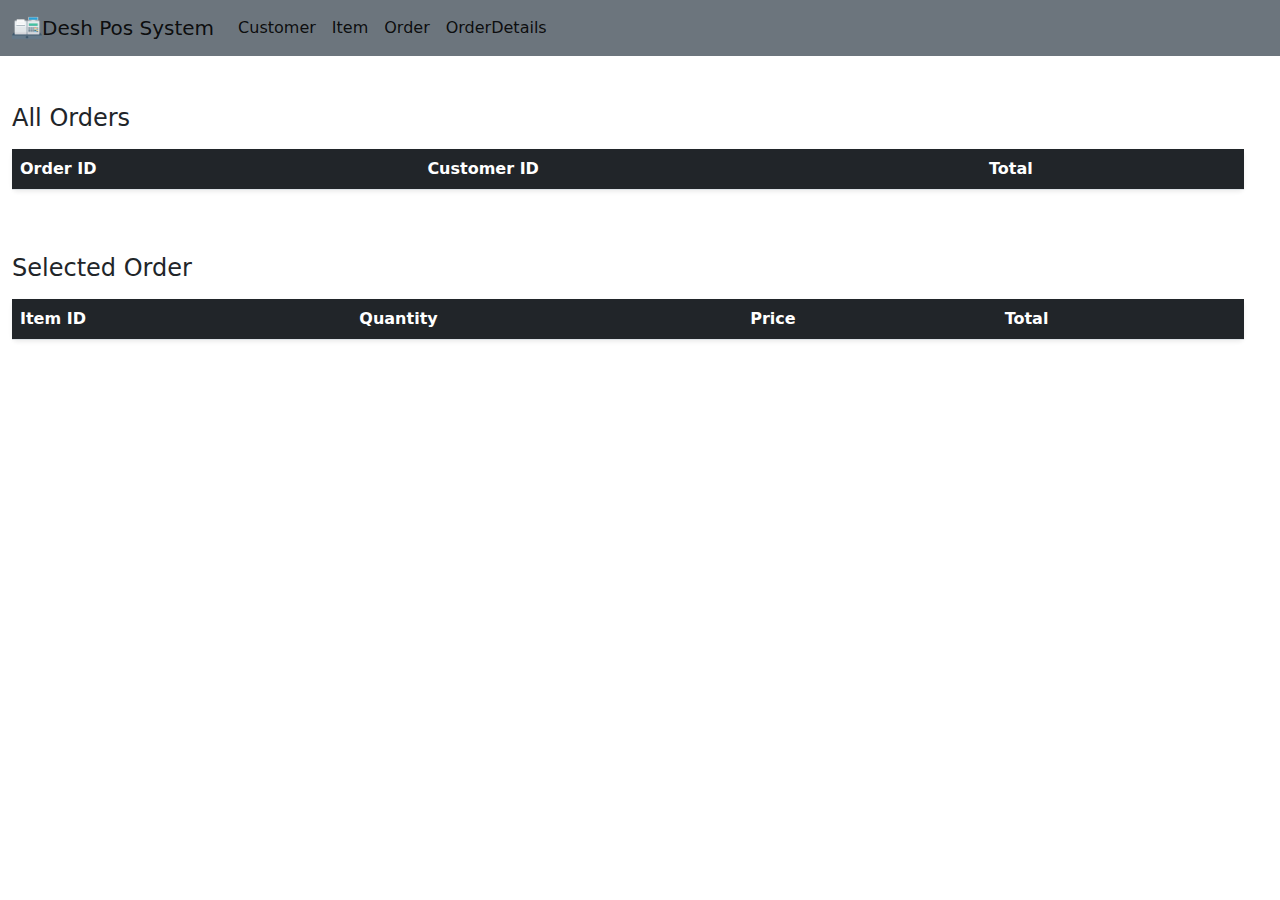
<file: assets/assignments/pos-js-basics-main (1)/pos-js-basics-main/orderDetails.html>
<!DOCTYPE html>
<html lang="en">
<head>
    <meta charset="UTF-8"/>
    <meta http-equiv="X-UA-Compatible" content="IE=edge"/>
    <meta name="viewport" content="width=device-width, initial-scale=1.0"/>
    <link
            href="bootstrap-5.2.3-dist/css/bootstrap.min.css"
            rel="stylesheet"
    />
    <title>Order Details Form</title>
</head>
<body>
<nav class="navbar navbar-expand-lg bg-secondary">
    <div class="container-fluid">
        <img src="assets/images/cash-machine.png" alt="Logo" width="30" height="24" class="d-inline-block align-text-top " >

        <a class="navbar-brand" href="#">Desh Pos System</a>
        <button class="navbar-toggler" type="button" data-bs-toggle="collapse" data-bs-target="#navbarNav"
                aria-controls="navbarNav" aria-expanded="false" aria-label="Toggle navigation">
            <span class="navbar-toggler-icon"></span>
        </button>
        <div class="collapse navbar-collapse" id="navbarNav">
            <ul class="navbar-nav">
                <li class="nav-item">
                    <a class="nav-link active" aria-current="page" href="#">Customer</a>
                </li>
                <li class="nav-item">
                    <a class="nav-link active" aria-current="page" href="item.html">Item</a>
                </li>
                <li class="nav-item">
                    <a class="nav-link active" aria-current="page" href="order.html">Order</a>
                </li>
                <li class="nav-item">
                    <a class="nav-link active" aria-current="page" href="orderDetails.html">OrderDetails</a>
                </li>

            </ul>
        </div>
    </div>
</nav>
<div class="row my-5 container-fluid">
    <h3 class="fs-4 mb-3">All Orders</h3>
    <div class="col">
        <table class="table bg-white rounded shadow-sm table-hover">
            <thead class="bg-dark text-white">
            <tr>
                <th scope="col">Order ID</th>
                <th scope="col">Customer ID</th>
                <th scope="col">Total</th>
            </tr>
            </thead>
            <tbody id="order_table_body">

            </tbody>
        </table>
    </div>
</div>
<div class="row my-5 container-fluid">
    <h3 class="fs-4 mb-3">Selected Order</h3>
    <div class="col">
        <table class="table bg-white rounded shadow-sm">
            <thead class="bg-dark text-white">
            <tr>
                <th scope="col">Item ID</th>
                <th scope="col">Quantity</th>
                <th scope="col">Price</th>
                <th scope="col">Total</th>
            </tr>
            </thead>
            <tbody id="selected_order_body">

            </tbody>
        </table>
    </div>
</div>

<script src="bootstrap-5.2.3-dist/js/bootstrap.bundle.min.js"></script>
<script src="jquery-3.6.3.js"></script>
<script type="module" src="controller/orderClassDetails.js"></script>
<script type="module" src="DB/orderDb.js"></script>
</body>
</html>
</file>
<file: assets/css/style.css>
@import url('https://fonts.googleapis.com/css2?family=Poppins:wght@300;400;500;600;700;800;900&  display=swap');

* {
    margin: 0;
    padding: 0;
    box-sizing: border-box;
    text-decoration: none;
    border: none;
    outline: none;
    scroll-behavior: smooth;
    font-family: 'Poppins', sans-serif;
}

:root {
    --bg-color: #081b29;
    --second-bg-color: #112e42;
    --text-color: #ededed;
    --main-color: #00abf0;
    --hover-color: #34d9ee;
    --neon-box-shadow:0 0 .5rem #06dff5
}

/*::-webkit-scrollbar{
    height: 0;
    width: .5rem;
}
::-webkit-scrollbar-track{
    background: var(--second-bg-color);
}
::-webkit-scrollbar-thumb{
    background: var(--hover-color);
    border-radius: 5rem;
}*/


html {
    font-size: 62.5%;
    overflow-x: hidden;
}

body {
    background: var(--bg-color);
    color: var(--text-color);
}

.header {
    position: fixed;
    top: 0;
    left: 0;
    width: 100%;
    padding: 2rem 9%;
    background: transparent;
    display: flex;
    justify-content: space-between;
    align-items: center;
    z-index: 100;
    transition: .3s;
}

.header .sticky {
    background:  var(--bg-color);
}


.logo {
    position: relative;
    font-size: 2.5rem;
    color: var(--text-color);
    font-weight: 600;
}

.navbar{
    position: relative;
}

.navbar a {
    animation: slideAnimation 1s ease forwards;
    animation-delay: calc(.3s * var(--i));
    opacity: 0;
    font-size: 1.7rem;
    color: var(--text-color);
    font-weight: 500;
    margin-left: 3.5rem;
    transition: .3s;
}

.navbar a:hover,
.navbar a:active {
    color: var(--main-color);
}

#menu-icon{
    position: relative;
    font-size: 3.6rem;
    color: var(--text-color);
    cursor: pointer;
    display: none;
}

section {
    min-height: 100vh;
    padding: 10rem 9% 2rem;
}

.home {
    display: flex;
    align-items: center;
    padding: 0 9%;
    background: url("/assets/images/newback.jpg") no-repeat;
    background-size: cover;
    background-position: right;
}

.home-content {
    max-width: 60rem;
    z-index: 99;

}

.home-content h1 {
    animation: slideRight 2s ease forwards;
    font-size: 5.6rem;
    font-weight: 700;
    line-height: 1.3;
}

.home-content h1 span {
    color: var(--text-color);
}

/*.text-animate {
    position: relative;
    width: 32.8rem;
}*/

.text-animate{
    font-size: 1.5rem;
    font-weight: 600;
}

.text-animate h3{
    display: inline-flex;
    margin: 0;
    vertical-align: top;
    font-size: 24px;
}

.text-animate h3 .word{
    position: absolute;
    display: flex;
    opacity: 0;
}

.text-animate h3 .word .letter{
    transform-origin: center center 25px;
}

.text-animate h3 .word .letter.out{
    transform: rotateX(90deg);
    transition: 0.32s cubic-bezier(0.6,0,0.7,0.2);
}

.text-animate h3 .word .letter.in{
    transition: 0.38s ease;
}

.text-animate h3 .word .letter.behind{
    transform: rotateX(-90deg);
}
/*.home-content .text-animate h3 {
    font-size: 3.2rem;
    font-weight: 700;
    color: transparent;
    -webkit-text-stroke: .7px var(--main-color);
    background-image: linear-gradient(var(--main-color),var(--main-color));
    background-repeat: no-repeat;
    -webkit-background-clip: text;
    background-position: -33rem 0;
    animation: homeBgText 6s linear infinite;
    animation-delay: 2s;
}*/

/*.home-content .text-animate h3::before{
    content: '';
    position: absolute;
    top: 0;
    left: 0;
    width: 0;
    height: 100%;
    border-right: 2px solid var(--main-color);
    z-index: -1;
    animation: homeCursorText 6s linear infinite;
    animation-delay: 2s;
}*/

.home-content p {
    animation: slideLeft 1s ease forwards;
    font-size: 1.6rem;
    margin: 2rem 0 5rem;
    font-weight: bold;
}

.btn-box {
    position: relative;
    display: flex;
    justify-content: space-between;
    width: 34.5rem;
    height: 5rem;
}

.btn-box .btn {
    position: relative;
    display: inline-flex;
    justify-content: center;
    align-items: center;
    width: 15rem;
    height: 100%;
    background: var(--main-color);
    border: .2rem solid var(--main-color);
    border-radius: .8rem;
    font-size: 1.8rem;
    font-weight: 600;
    letter-spacing: .1rem;
    color: var(--bg-color);
    z-index: 1;
    overflow: hidden;
    transition: .5s;
}

.btn-box #hire{
    animation: slideBottom 1s ease forwards;
}

.btn-box #talk{
    animation: slideTop 1s ease forwards;
}

.btn-box .btn:hover {
    color: var(--main-color);
}

.btn-box .btn:nth-child(2) {
    background: transparent;
    color: var(--main-color);
}

.btn-box .btn:nth-child(2):hover {
    color: var(--bg-color);

}

.btn-box .btn:nth-child(2)::before {
    background: var(--main-color);
}

.btn-box .btn::before {
    content: '';
    position: absolute;
    top: 0;
    left: 0;
    width: 0;
    height: 100%;
    background: var(--bg-color);
    z-index: -1;
    transition: .5s;
}

.btn-box .btn:hover::before {
    width: 100%;
}

/*------------------Home Section -------------------------*/

.home-sci {
    position: absolute;
    bottom: 6rem;
    width: 200px;
    display: flex;
    justify-content: space-between;
}

.home-sci #facebook {
    animation: slideRight 1s ease forwards;
}
.home-sci #twitter,#github {
    animation: slideBottom 1s ease forwards;
}

.home-sci #linkedin{
    animation: slideTop 1s ease forwards;
}

.home-sci #whatsapp{
    animation: slideLeft 1s ease forwards;
}


.home-sci a {
    position: relative;
    display: inline-flex;
    justify-content: center;
    align-items: center;
    width: 40px;
    height: 40px;
    background: transparent;
    border: .2rem solid var(--main-color);
    border-radius: 50%;
    font-size: 20px;
    color: var(--main-color);
    z-index: 1;
    overflow: hidden;
    margin-right: 4px;
    margin-bottom: 4px;
    transition: .5s;

}

.home-sci a:hover {
    color: var(--bg-color);
}

.home-sci a::before {
    content: '';
    position: absolute;
    top: 0;
    left: 0;
    width: 0;
    height: 100%;
    background: var(--main-color);
    z-index: -1;
    transition: .5s;
}

.home-sci a:hover::before {
    width: 100%;
}

.home-imgHover {
    position: absolute;
    top: 0;
    right: 0;
    width: 70%;
    height: 100%;
    background: transparent;
    transition: 3s;
}

.home-imgHover:hover {
    background: #000000;
    opacity: .9;
}

/*------------------ About Me -------------------------*/

.about {
    display: flex;
    justify-content: center;
    align-items: center;
    flex-direction: column;
    gap: 2rem;
    background: var(--second-bg-color);
    padding-bottom: 6rem;
}

.heading {
    font-size: 5rem;
    margin-bottom: 3rem;
    text-align: center;
}

span {
    color: var(--main-color);
}

.about-img {
    position: relative;
    width: 25rem;
    height: 25rem;
    border-radius: 50%;
    display: flex;
    justify-content: center;
    align-items: center;
}

.about-img img {
    width: 90%;
    border-radius: 50%;
    border: .2rem solid var(--main-color);
}

.about-img .circle-spin {
    position: absolute;
    top: 50%;
    left: 50%;
    transform: translate(-50%, -50%) rotate(0);
    width: 100%;
    height: 100%;
    border-radius: 50%;
    border-top: .2rem solid var(--second-bg-color);
    border-bottom: .2rem solid var(--second-bg-color);
    border-left: .2rem solid var(--main-color);
    border-right: .2rem solid var(--main-color);
    animation: aboutSpinner 8s linear infinite;
}

.about-content {
    text-align: center;
}

.about-content h3 {
    animation: slideRight 1s ease forwards;
    font-size: 2.6rem;
    color: var(--main-color);
}

.about-content p {
    animation: slideLeft 1s ease forwards;
    font-size: 1.6rem;
    font-weight: bold;

    margin: 2rem 0 3rem;
}

.btn-box.btns {
    display: inline-block;
    width: 15rem;
}

.btn-box #read{
    animation: slideTop 1s ease forwards;
}

.btn-box.btns a::before {
    background: var(--second-bg-color);
}

/*------------------ My Works-------------------------*/

.filter-buttons{
    margin: 2rem;
    text-align: center;
}

.filter-buttons .btn{
    background: none;
    outline: none;
    border: none;
    cursor: pointer;
    font-size: 15px;
    font-weight: 600;
    letter-spacing: .4rem;
    margin-left: 1.3rem;
    color: var(--text-color);
}

.filter-buttons .btn:hover{
    color: var(--main-color);
}

.works-gallery{
    display: grid;
    grid-template-columns: repeat(auto-fill,minmax(270px , 1fr));
    gap: 2rem;
}

.work-box{
    position:relative ;
    border-radius: 15px;
    overflow: hidden;
    background: var(--bg-color);
    display: flex;
    grid-template-rows: 1fr auto;
    align-items: center;
    border: 2px solid var(--hover-color);
    box-shadow: var(--neon-box-shadow);
}

/*
.work-box,
#i01,
#i02,
#i03,
#i04 {
    animation: slideRight 1s ease ;
}


.work-box,
#i05,
#i06,
#i07,
#i08 {
    animation: slideLeft 1s ease forwards;
}
*/




.work-image{
    display: flex;
    align-items: center;
    justify-content: center;
    height: 100%;
    width:100% ;
}

.work-image img{
    width: 100%;
    opacity: .5;
    height: 100%;
    transition: .5s
;
}

.work-content{
    position: absolute;
    bottom: 0;
    left: 0;
    width: 100%;
    height: 100%;
    opacity: 0;
    background:linear-gradient(rgba(0,0,0,.2),var(--hover-color)) ;
    display: flex;
    align-items: center;
    justify-content: center;
    flex-direction: column;
    text-align: center;
    transition: 0.5s;
    padding:0 2rem;
}

.work-box:hover .work-content{
    opacity: 1;
}

.work-box:hover .work-image img{
    transform: scale(1.1);
}

.work-content h3{
    font-size: 20px;
    font-weight: 600;
}

.work-content p{
    font-size: 10px;
    margin: 5px 0 15px 0;
}

.work-content a{
    background: #ffffff;
    border-radius: 50%;
    display: inline-flex;
    justify-content: center;
    align-items: center;
    width: 50px;
    height: 50px;
    border: 3px solid var(--main-color);
    outline: 2px solid #ffffff;

}

.work-content a i {
    font-size: 1.3rem;
    color: var(--second-bg-color);
}


/*------------------ Skills -------------------------*/

.skills {
    min-height: auto;
    padding-bottom: 7rem;
    background: var(--second-bg-color);
}

.skills .skills-row {
    display: flex;
    flex-wrap: wrap;
    gap: 5rem;
}

.skills-row .skills-column {
    flex: 1 1 40rem;
}

.skills-column .title {
    font-size: 2.5rem;
    margin: 0 0 1.5rem;
}

.skills-box .skills-content {
    position: relative;
    border: .2rem solid var(--main-color);
    border-radius: .6rem;
    padding: .5rem 1.5rem;
    z-index: 1;
    overflow: hidden;
}

.skills-box .skills-content::before {
    content: '';
    position: absolute;
    top: 0;
    left: 0;
    width: 0;
    height: 100%;
    background: var(--bg-color);
    z-index: -1;
    transition: .5s;
}

.skills-box .skills-content:hover::before {
    width: 100%;

}

.skills-content .progress {
    padding: 1rem 0;
}

.skills-content .progress h3 {
    font-size: 1.7rem;
    display: flex;
    justify-content: space-between;
}

.skills-content .progress h3 span {
    color: var(--text-color);
}

.skills-content .progress .bar {
    height: 2.5rem;
    border-radius: .6rem;
    border: .2rem solid var(--main-color);
    padding: .5rem;
    margin: 1rem 0;
}

.skills-content .progress .bar span {
    display: block;
    height: 100%;
    border-radius: .3rem;
    background: var(--main-color);
}

.skills-column:nth-child(1) .skills-content .progress:nth-child(1) .bar span {
    width: 90%;
}

.skills-column:nth-child(1) .skills-content .progress:nth-child(2) .bar span {
    width: 88%;
}

.skills-column:nth-child(1) .skills-content .progress:nth-child(3) .bar span {
    width: 68%;
}

.skills-column:nth-child(1) .skills-content .progress:nth-child(4) .bar span {
    width: 75%;
}

.skills-column:nth-child(2) .skills-content .progress:nth-child(1) .bar span {
    width: 85%;
}

.skills-column:nth-child(2) .skills-content .progress:nth-child(2) .bar span {
    width: 79%;
}

.skills-column:nth-child(2) .skills-content .progress:nth-child(3) .bar span {
    width: 87%;
}

.skills-column:nth-child(2) .skills-content .progress:nth-child(4) .bar span {
    width: 60%;
}

/*------------------ Contact Me -------------------------*/

.contact {
    min-height: auto;
    padding-bottom: 7rem;
}

.contact form {
    max-width: 70rem;
    margin: 0 auto;
    text-align: center;
}

.contact form .input-box {
    position: relative;
    display: flex;
    justify-content: space-between;
    flex-wrap: wrap;
}

.contact form .input-box .input-field {
    position: relative;
    width: 49%;
    margin: .8rem 0;
}

.contact form .input-box .input-field input,
.contact form .textarea-field textarea {
    width: 100%;
    height: 100%;
    padding: 1.5rem;
    font-size: 1.6rem;
    color: var(--text-color);
    background: transparent;
    border-radius: .6rem;
    border: .2rem solid var(--main-color);
}

.contact form .input-box .input-field input::placeholder,
.contact form .textarea-field textarea::placeholder {
    color: var(--text-color);
}

.contact form .focus {
    position: absolute;
    top: 0;
    left: 0;
    width: 0;
    height: 100%;
    background: var(--second-bg-color);
    border-radius: .6rem;
    z-index: -1;
    transition: .5s;
}

.contact form .input-box .input-field input:focus~.focus,
.contact form .input-box .input-field input:valid~.focus,
.contact form .textarea-field textarea:focus~.focus,
.contact form .textarea-field textarea:valid~.focus {
    width: 100%;
}

.contact form .textarea-field {
    position: relative;
    margin: .8rem 0 2.7rem;
    display: flex;
}

.contact form .textarea-field textarea {
    resize: none;
}

.contact form .btn-box.btns .btn {
    cursor: pointer;
}

/*.input-box,
#no,
#no1 {
    animation: slidTop 1s ease forwards;
}

.input-box,
#no2,
#no3 {
    animation: slideLeft 1s ease forwards;
}

.input-box,
#no4{
    animation: slidRight 1s ease forwards;
}

.btn-box,
#btn{
    animation: slideBottum 1s ease forwards;
}*/


/*------------------ Footer  -------------------------*/

.footer{
    display: flex;
    justify-content:center;
    align-items: center;
    flex-wrap: wrap;
    /*padding: 5rem 9%;*/
    margin-bottom: 5rem;
    background: var(--second-bg-color);
}

.footer-text p {
    font-size: 1.6rem;
    margin-bottom: 10px;
    font-weight: bold;
}

.footer-iconTop a{
    position: relative;
    display: inline-flex;
    justify-content: center;
    align-items: center;
    left: .5rem;
    top: .3rem;
    padding: .9rem;
    background: var(--main-color);
    border: .2rem solid var(--main-color);
    border-radius: .6rem;
    z-index: 1;
    overflow: hidden;
}

.footer-iconTop a::before{
    content: '';
    position: absolute;
    top: 0;
    left: 0;
    width: 0;
    height: 100%;
    background: var(--second-bg-color);
    z-index: -1;
    transition: .5s;
}

.footer-iconTop a:hover::before{
    width: 100%;
}

.footer-iconTop a i{
    font-size: 2.4rem;
    color: var(--bg-color);
    transition: .5s;
}

.footer-iconTop a:hover i{
    color: var(--main-color);
}


/*ANIMATION RELOAD & SCROLL*/
.animate {
    position: absolute;
    top: 0;
    right: 0;
    width: 100%;
    background: red;
    z-index: 98;
}

.logo .animate,
.navbar .animate,
#menu-icon .animate,
.home.show-animate .animate{
    animation: showRight 1s ease forwards;
    animation-delay: calc(.3s * var(--i));
}


/* BREAKPOINTS*/
@media (max-width: 1200px) {
    html {
        font-size: 55%;
    }
}

@media (max-width: 991px) {
    .header {
        padding: 2rem 4%;
    }

    section {
        padding: 10rem 4% 2rem;
    }

    .home {
        padding: 0 4%;
    }

    .footer{
        padding: 2rem 4%;
    }
}


@media (max-width: 768px){
    .header{
        background: var(--bg-color);
    }

    #menu-icon{
        display: block;
    }

    .navbar{
        position: absolute;
        top: 100%;
        left: -100%;
        width: 100%;
        padding: 1rem 4%;
        background: var(--main-color);
        box-shadow: 0 .5rem rgba(0, 0, 0, .2);
        z-index: 1;
        transition: .25s ease;
        transition-delay: .25s;
    }

    .navbar.active{
        left: 0;
        transition-delay: 0s;
    }

    .navbar .active-nav{
        position: absolute;
        top: 0;
        left: -100%;
        width: 100%;
        height: 100%;
        background: var(--bg-color);
        border-top: .1rem solid rgba(0, 0, 0, .2);
        z-index: -1;
        transition: .25s ease;
        transition-delay: 0s;
    }

    .navbar.active .active-nav{
        left: 0;
        transition-delay: .25s;
    }

    .navbar a{
        display: block;
        font-size: 2rem;
        margin: 3rem 0;
        transform: translateX(-20rem);
        transition: .25s ease;
        transition-delay: 0s;
    }

    .navbar.active a{
        transform: translateX(0);
        transition-delay: .25s;
    }

     .home-imgHover{
         pointer-events: none;
         background: var(--bg-color);
         opacity: .6;
     }
}

@media (max-width: 520px){
    html{
        font-size: 50%;
    }
    .home-content h1{
        display: flex;
        flex-direction: column;
    }

    .home-sci{
        width: 160px;
    }

    .home-sci a{
        width: 38px;
        height: 38px;
    }

}

@media (max-width: 462px){
    .home-content h1{
        font-size: 5.2rem;
    }

    .myWorks{
        padding: 10rem 4% 5rem 5%;
    }

    .contact form .input-box .input-field{
        width: 100%;
    }

    .footer{
        flex-direction: column-reverse;
    }

    .footer p{
        margin-top: 2rem;
        text-align: center;
    }
}

/*
@media (max-width: 3371px){
    .home{
        justify-content: center;
    }

    .home-content{
        display: flex;
        align-items: center;
        flex-direction: column;
        text-align: center;
    }

    .home-content h1{
        font-size: 5rem;
    }
}*/


/*KEYFRAMES ANIMATION*/
@keyframes homeBgText {
    0%,
    10%,
    100%{
        background-position: -33rem 0;
    }
    65%,
    85%{
        background-position: 0 0;
    }

}

@keyframes homerCursorText {
    0%,
    10%,
    100%{
        width: 0;
    }
    65%,
    78%,
    85%{
        width: 100%;
        opacity: 1;
    }
    75%,
    81%{
        opacity: 0;
    }
}

@keyframes aboutSpinner {
    100%{
        transform: translate(-50%, -50%) rotate(360deg);
    }
}

@keyframes showRight {
    100%{
        width: 0;
    }
}



@keyframes  slideAnimation{
    0%{
        opacity: 0;
        transform: translateY(100px);
    }
    100%{
        opacity: 1;
        transform: translateY(0px);
    }
}

@keyframes  slideTop{
    0%{
        opacity: 0;
        transform: translateY(100px);
    }
    100%{
        opacity: 1;
        transform: translateY(0px);
    }
}

@keyframes  slideRight{
    0%{
        opacity: 0;
        transform: translateX(-100px);
    }
    100%{
        opacity: 1;
        transform: translateX(0px);
    }
}

@keyframes  slideLeft{
    0%{
        opacity: 0;
        transform: translateX(100px);
    }
    100%{
        opacity: 1;
        transform: translateX(0px);
    }
}

@keyframes  slideBottom{
    0%{
        opacity: 0;
        transform: translateY(-100px);
    }
    100%{
        opacity: 1;
        transform: translateY(0px);
    }
}

@keyframes  zoomIn{
    0%{
        opacity: 0;
        transform: scale(0);
    }
    100%{
        opacity: 1;
        transform: scale(1);
    }
}
</file>
<file: assets/assignments/Calculator/css/style.css>
*{
    margin: 0;
    padding: 0;
    box-sizing: border-box;
    background-color: #ecf0f3;
    font-family: sans-serif;
    outline: none;
}

.container{
    height: 100vh;
    display: flex;
    justify-content: center;
    align-items: center;
}

.calculator{
    background-color: #ecf0f3;
    padding: 15px;
    border-radius: 30px;
    box-shadow: inset 5px 5px #ffffff,
             5px 5px 12px rgba(0,0,0,.16);
    display: grid;
    grid-template-columns: repeat(4,68px);
}

input{
    grid-column: span 4;
    height: 70px;
    width: 260px;background-color: #ecf0f3;
    box-shadow: inset -5px -5px 12px #ffffff,
                inset 5px 5px 12px rgba(0,0,0,.16);
    border: none;
    border-radius: 30px;
    color: rgb(70,70,70);
    font-size: 50px;
    text-align: end;
    margin: auto;
    margin-top: 40px;
    margin-bottom: 30px;
    padding: 20px;
}

button{
    height: 48px;
    width: 48px;
    background-color: #ecf0f3;
    box-shadow: -5px -5px 12px #ffffff,
                5px 5px 12px rgba(0,0,0,.16);
    border: none;
    border-radius: 50%;
    margin: 8px;
    font-size:16px;
    font-weight: bold;
}

.equal{
    width: 115px;
    border-radius: 40px;
    background-color: #ecf0f3;
    box-shadow: -5px -5px 12px #ffffff,
    5px 5px 12px rgba(0,0,0,.16);
}
</file>
<file: assets/assignments/Assignment08/Project_01/assets/css/styles.css>
body {
    width: 97.5vw;
    height: 97.5vh;
    display: flex;
    align-items: center;
}

main {
    display: flex;
    align-items: center;
}

main > section:first-child {
    width: calc(100vw/4*3);
}

main > section:first-child > div {
    position: relative;
    width: 250px;
    height: 250px;
}

main > section:first-child > div > img {
    width: 100%;
    height: 100%;
}

main > section:first-child {
    display: flex;
}

main > section:last-child > img {
    width: 350px;
    height: 350px;
    border-radius: 20px;
}

h4 {
    position: absolute;
    top: 5px;
    left: 80px;
    color: #3A86FF;
    font-size: 1.5em;
}
</file>
<file: assets/assignments/Assignment_06_pos-system/assets/stylesheet.css>
.navbar {
    background-color: #fff;
    box-shadow: 0.5em 0.1em 0.5rem 0 black;
}

body {

    background-color: rgb(245, 247, 251);
}

.nav-top-name {
    display: flex;
    width: 50rem;
    height: 3rem;
    align-content: center;
    justify-content: space-between;
    position: relative;
}

.nav-top-name img {
    position: absolute;
    width: 10%;
    height: 100%;
}

.nav-top-name div:first-child {
    height: 100%;
    width: 20%;
}

.nav-top-name div:nth-child(2) {
    height: 100%;
    width: 40%;
    font-weight: bold;
    font-size: 2rem;
}

.nav-top-name div:nth-child(3) {
    width: 45%;
    height: 100%;
    font-weight: bold;
    font-size: 0.7rem;
    display: inline-flex;

}

.nav-top-left {
    height: 3rem;
    position: relative;
    width: 10rem;
    display: flex;
    font-weight: bold;
    align-items: center;
    justify-content: space-around;
}

ul {
    list-style: none;
    display: inline-flex;
    justify-content: space-evenly;
    width: 100%;
}

.nav-top-name ul {
    align-self: center;
}

.dashboard-context {
    position: relative;
    top: 1rem;
    background-color: #fff;
    height: 42rem;
    width: 92%;
    left: 4%;
    display: flex;
    border-radius: 1%;
    box-shadow: 0.4rem 0.6rem 1.1rem rgba(0, 0, 0, 0.49), -0.4rem -0.4rem 1.1rem white;


}

.dashboard-context div {

    flex-grow: 1;
    height: 40%;
    width: 10%;


}

.dashboard-context div>div{
    position: relative;
    left: 4%;
    top: 4%;
    margin:  1%;
    height: 90%;
    width: 90%;
    border-radius: 10%;
}
.dashboard-context div:first-child>div{
    background:linear-gradient(90deg,#fd9468,#ffbd68);
}
.dashboard-context div:nth-child(2)>div{
    background:linear-gradient(90deg,#3ab8ba,#4eccff);
}
.dashboard-context div:nth-child(3)>div{
    background:linear-gradient(90deg,#fc5f73,#ff7560);
}
#my-chart.line {
    height: 200px;
    max-width: 400px;
    margin: 0 auto;
}

.dash-article{
    left: 5%;
    position: absolute;
    top: 49%;
    height: 50%;
    width: 90%;
}
.customer-context{
    position: relative;
    top: 4rem;
    background-color: #fff;
    height: 42rem;
    width: 92%;
    left: 4%;
    border-radius: 1%;

    box-shadow: 0.4rem 1.4rem 1.1rem rgba(0, 0, 0, 0.49), -0.4rem -0.4rem 1.1rem white;
}
.context-name{
    display: inline-flex;
    position:absolute;
    top: 30%;
    left: 10%;
    font-size: 8rem;
    font-weight: bolder;
    color: rgba(0, 0, 0, 0.05);
    text-decoration: none;
}

.item-context{
    position: relative;
    top: 6rem;
    background-color: #fff;
    height: 42rem;
    width: 92%;
    left: 4%;
    border-radius: 1%;
    box-shadow: 0.4rem 0.6rem 1.1rem rgba(0, 0, 0, 0.49), -0.4rem -0.4rem 1.1rem white;
}
#add-customer{
    top: 3%;
    position: relative;
    height: 45%;
    width: 90%;
    left: 5%;
    border-left:0.5rem solid #f46565;
}
#add-customer:before{
    font-weight: bolder;
    text-decoration: underline;
    position: absolute;
    content: 'ADD CUSTOMER';
    left: 1%;
}
#add-customer:after{
    content: "ID";
    right: 1%;
    position: absolute;
    font-weight: bolder;
}
.form{
    width: 100%;
    position: absolute;
    top: 3rem;
}
.form-floating{
    position: absolute;
}
#name{
    width: 100%;
}
#age{
    width: 40%;
    top: 8rem;
}
#salary{
    width: 40%;
    right: 0;
    top: 8rem;
}
#address{
    width: 100%;
top: 4rem;
}
#add-Item{
    top: 3%;
    display: flex;
    position: relative;
    height: 30%;
    width: 90%;
    justify-content: space-evenly;
    left: 5%;
    border-left:0.5rem solid #f46565;
}
#itemName{
    margin-left: 1%;
flex-grow: 2;
    position: relative;

}
#price{

position: relative;
}
#qty{

position: relative;
}
.form2{
    gap: 1%;
    justify-content: space-around;
    width: 100%;
    display: flex;
    align-items: center;
}
.form2:before{
    text-decoration: underline;
    font-weight: bold;
    position: absolute;
    content: 'ADD ITEM';
    top: 0;
    left: 1%;
}
.form2:after{

    top: 0;
    right: 2%;
    content: 'id';
    position: absolute;
    font-weight: bold;
}

.item-table-div{
    position: relative;
    width: 90%;
    top: 7.5rem;
    left: 5%;
    height: 20rem;
}
table.greenTable {
    font-family: Georgia, serif;
    border: 6px solid #000000;
    background-color: #FF9068;
    width: 100%;
    text-align: center;
}
table.greenTable td, table.greenTable th {
    border: 1px solid #000000;
    padding: 3px 2px;
}
table.greenTable tbody td {
    font-size: 13px;
}
table.greenTable tr:nth-child(even) {
    background: #FF6868;
}
table.greenTable thead {
    background: #FE5F5F;
    background: -moz-linear-gradient(top, #fe8787 0%, #fe6f6f 66%, #FE5F5F 100%);
    background: -webkit-linear-gradient(top, #fe8787 0%, #fe6f6f 66%, #FE5F5F 100%);
    background: linear-gradient(to bottom, #fe8787 0%, #fe6f6f 66%, #FE5F5F 100%);
    border-bottom: 0px solid #444444;
}
table.greenTable thead th {
    font-size: 19px;
    font-weight: bold;
    color: #000000;
    text-align: left;
    border-left: 2px solid #000000;
}
table.greenTable thead th:first-child {
    border-left: none;
}

table.greenTable tfoot {
    font-size: 13px;
    font-weight: bold;
    color: #F0F0F0;
    background: #B24343;
    background: -moz-linear-gradient(top, #c57272 0%, #b95555 66%, #B24343 100%);
    background: -webkit-linear-gradient(top, #c57272 0%, #b95555 66%, #B24343 100%);
    background: linear-gradient(to bottom, #c57272 0%, #b95555 66%, #B24343 100%);
    border-top: 1px solid #000000;
}
table.greenTable tfoot td {
    font-size: 13px;
}
table.greenTable tfoot .links {
    text-align: right;
}
table.greenTable tfoot .links a{
    display: inline-block;
    background: #FFFFFF;
    color: #000000;
    padding: 2px 8px;
    border-radius: 5px;
}
.customer-table-div{
    position: relative;
    width: 90%;
    top: 3rem;
    left: 5%;
    height: 16rem;
}
#btnSaveItem{
    bottom: 0;
    right: 1%;
    width: 6rem;
    position: absolute;
}
#btnSaveCustomer{
    bottom: 2%;
    right: 1%;
    width: 6rem;
    position: absolute;
}
.input-group{
    width: 50%;
    left: 45%;
    top: 7rem;
}
.group-customer{
    top: 3rem;
}
.order-context{
    position: relative;
    top: 8rem;
    background-color: #fff;
    height: 42rem;
    width: 92%;
    left: 4%;
    border-radius: 1%;
    box-shadow: 0.4rem 0.6rem 1.1rem rgba(0, 0, 0, 0.49), -0.4rem -0.4rem 1.1rem white;

}
.order-context-div{
    position: relative;

    height: 30rem;
    width: 90%;
    left: 5%;
}
.order-context-div>div{
    height: 24rem;
    position: relative;
    top: 1rem;
    display: flex;
    gap: 1%;
}
.order-div{
    position: relative;
   flex-grow: 1;
    flex-shrink: 1;
    flex-basis: 30%;
    box-shadow: 0.4rem 0.6rem 1.1rem rgba(0, 0, 0, 0.49), -0.4rem -0.4rem 1.1rem white;

}
.order-table-div{
    position: relative;
    width: 90%;
    left: 5%;
    bottom: 1%;

}
.top-color{
    background-color: #FF9068;
}
.content-invoice{
    height: 90%;
    display: flex;
    position: relative;
    justify-content: space-evenly;
    flex-flow: column wrap;
}
.content-invoice>div{
    position: relative;
    left: 2%;
width: 40%;
}
#custaddress{
    left: 2%;
    width: 80%;
}
#cust-drop{
    top: 2%;
    left: 12rem;
    position: absolute;
}
#item-drop{
    top: 6%;
    left: 14rem;
    position: absolute;
}
.item-details{
    height: 100%;
    display: flex;
    position: relative;

    flex-flow: column wrap;
    justify-content: space-evenly;
}
.item-details div{
    left: 1rem;
    position: relative;
    width: 40%;

}
#btnSaveItemInvoice{
    width: 30%;
    position: absolute;
    left: 13rem;
    top: 19rem;

}
#btnPurchase{
    left: 13rem;
    position: absolute;
    top: 21rem;
}
.purchase-context div{
    left: 1rem;
    width: 14rem;
    position: absolute;
}

.purchase-context div:nth-child(2){
    top: 13rem;
}
.purchase-context div:nth-child(3){
    top: 18rem;
}
.purchase-context div:nth-child(4){
    top: 15rem;
}
.purchase-context>p:first-child{
    top: 2rem;
    display: inline-flex;
    position: absolute;
    left: 1rem;
    font-size: 2rem;
    font-weight: bolder;
}
.purchase-context p:nth-child(2){
    top: 6rem;
    display: inline-flex;
    position: absolute;
    left: 1rem;
    font-size: 2rem;
    font-weight: bolder;
}
#cash{
    top: 12rem;
}
</file>
